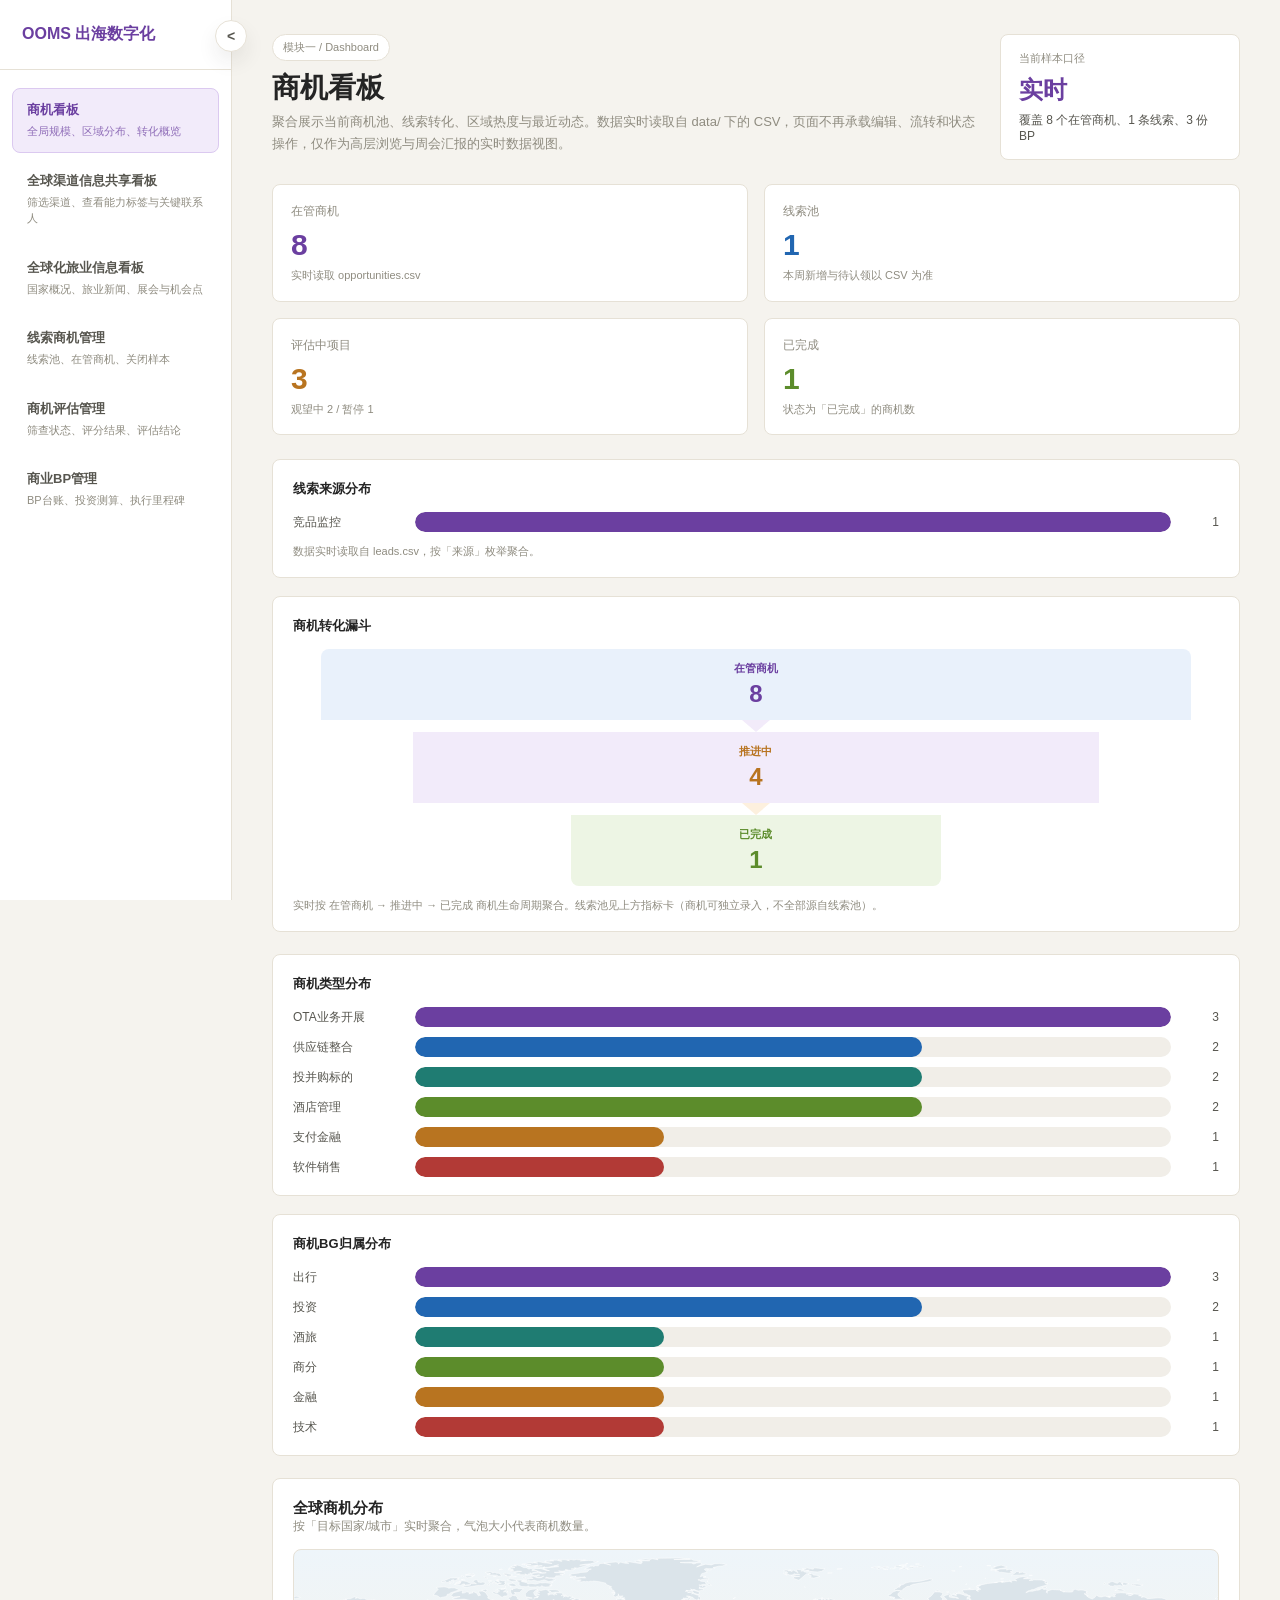
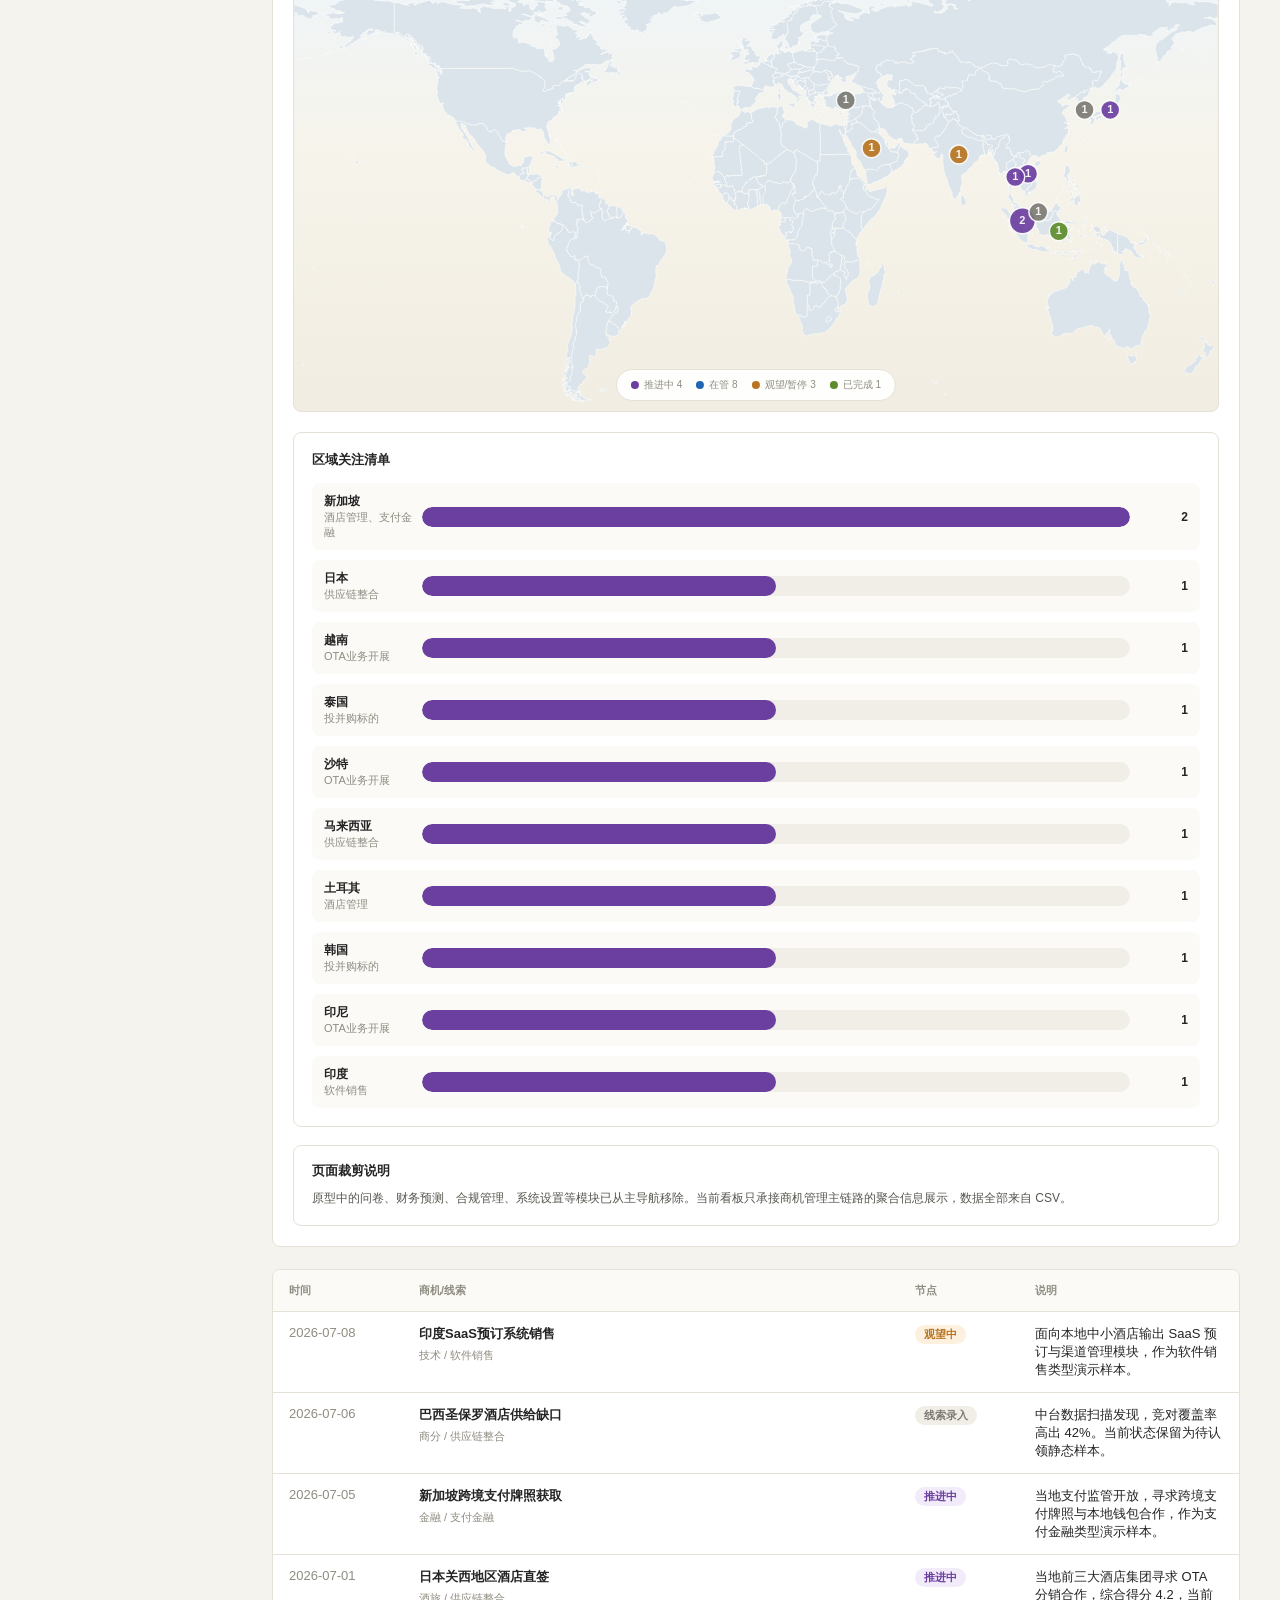
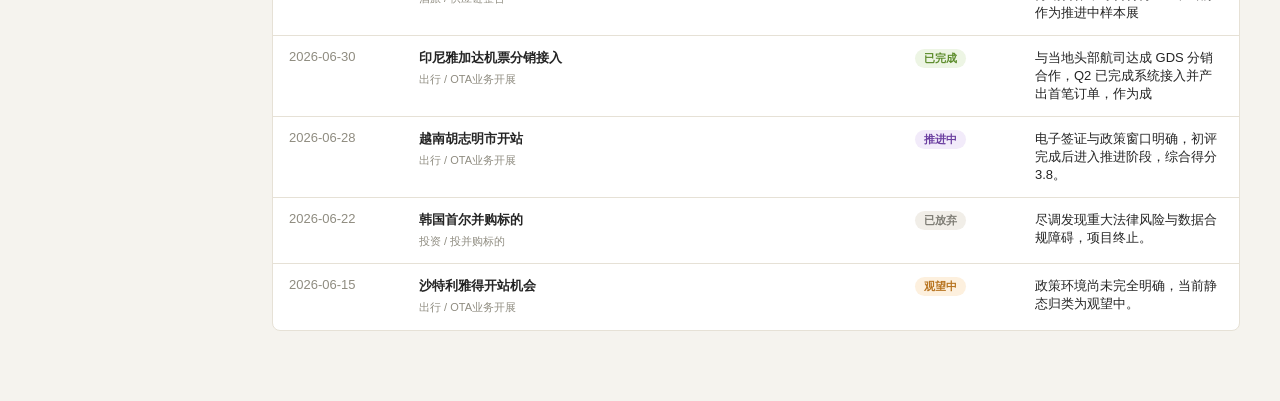
<file: index.html>
<!DOCTYPE html>
<html lang="zh-CN">
<head>
  <meta charset="UTF-8">
  <meta name="viewport" content="width=device-width, initial-scale=1.0">
  <title>OOMS | 商机看板</title>
  <link rel="stylesheet" href="assets/styles.css?v=20260723l">
</head>
<body>
  <div class="app-shell" data-shell="main">
    <aside class="sidebar">
      <div class="brand">
        <div class="brand-name">OOMS 出海数字化</div>
      </div>
      <nav class="nav-group">
        <a class="nav-item" data-route="dashboard" href="?page=dashboard">
          <span class="nav-title">商机看板</span>
          <span class="nav-desc">全局规模、区域分布、转化概览</span>
        </a>
        <a class="nav-item" data-route="channels" href="?page=channels">
          <span class="nav-title">全球渠道信息共享看板</span>
          <span class="nav-desc">筛选渠道、查看能力标签与关键联系人</span>
        </a>
        <a class="nav-item" data-route="travel" href="?page=travel">
          <span class="nav-title">全球化旅业信息看板</span>
          <span class="nav-desc">国家概况、旅业新闻、展会与机会点</span>
        </a>
        <a class="nav-item" data-route="leads" href="?page=leads">
          <span class="nav-title">线索商机管理</span>
          <span class="nav-desc">线索池、在管商机、关闭样本</span>
        </a>
        <a class="nav-item" data-route="eval" href="?page=eval">
          <span class="nav-title">商机评估管理</span>
          <span class="nav-desc">筛查状态、评分结果、评估结论</span>
        </a>
        <a class="nav-item" data-route="bp" href="?page=bp">
          <span class="nav-title">商业BP管理</span>
          <span class="nav-desc">BP台账、投资测算、执行里程碑</span>
        </a>
      </nav>
    </aside>

    <main class="content shell-main">
      <section class="frame-shell">
        <iframe
          title="OOMS 工作区"
          class="content-frame"
          data-content-frame
          loading="eager"
          src="about:blank">
        </iframe>
      </section>
    </main>
  </div>
  <script src="assets/sidebar.js?v=20260723l" defer></script>
</body>
</html>
</file>
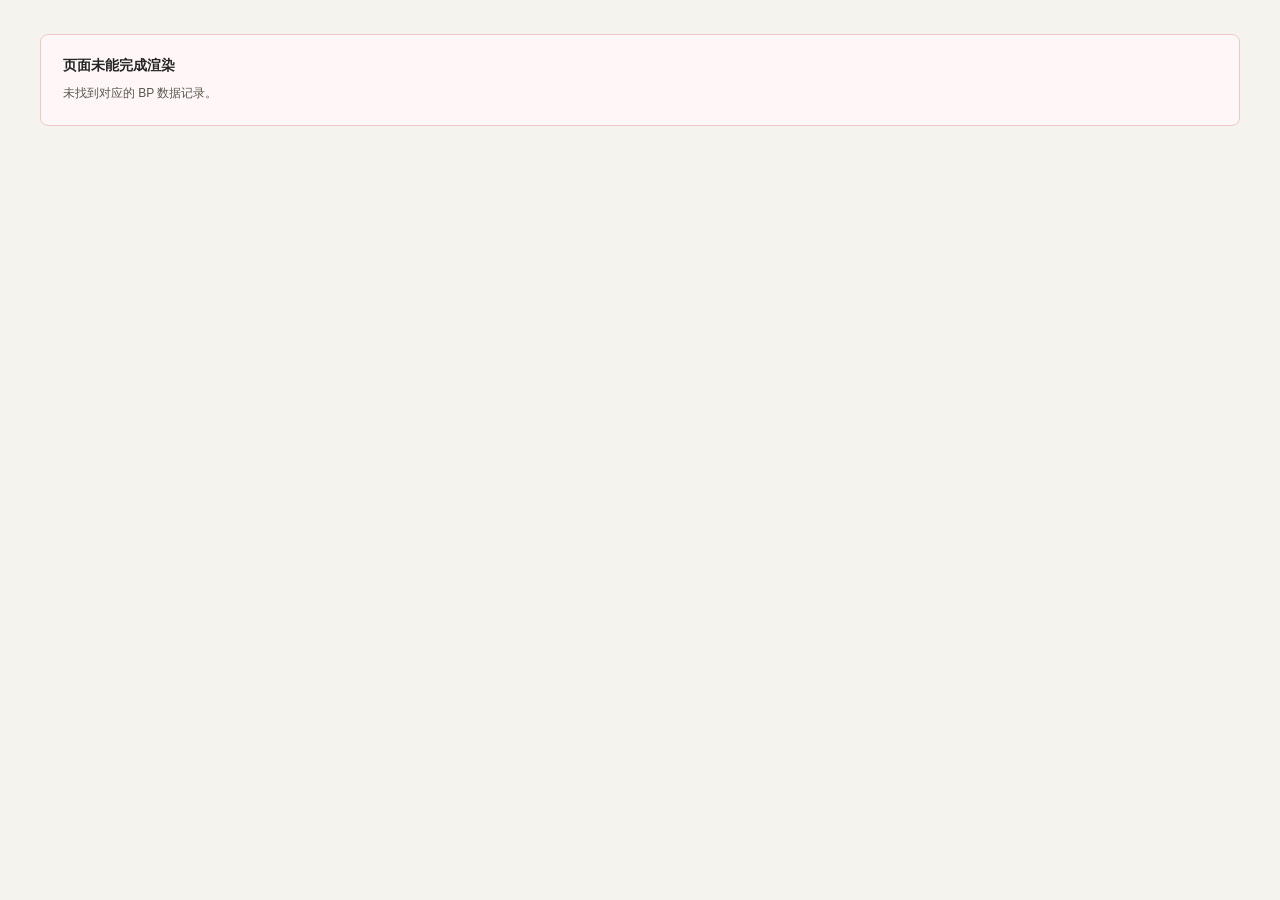
<file: bp-details/index.html>
<!DOCTYPE html>
<html lang="zh-CN">
<head>
  <meta charset="UTF-8">
  <meta name="viewport" content="width=device-width, initial-scale=1.0">
  <title>OOMS | BP详情</title>
  <link rel="stylesheet" href="../assets/styles.css">
</head>
<body class="content-page">
  <main class="content" data-bp-page="detail">
    <div class="page-state">
      <div class="page-state-title">页面准备中</div>
      <div class="page-state-copy">正在读取 BP 详情数据...</div>
    </div>
  </main>

  <script src="../assets/bp-pages.js" defer></script>
  <script src="../assets/content-frame.js" defer></script>
</body>
</html>
</file>
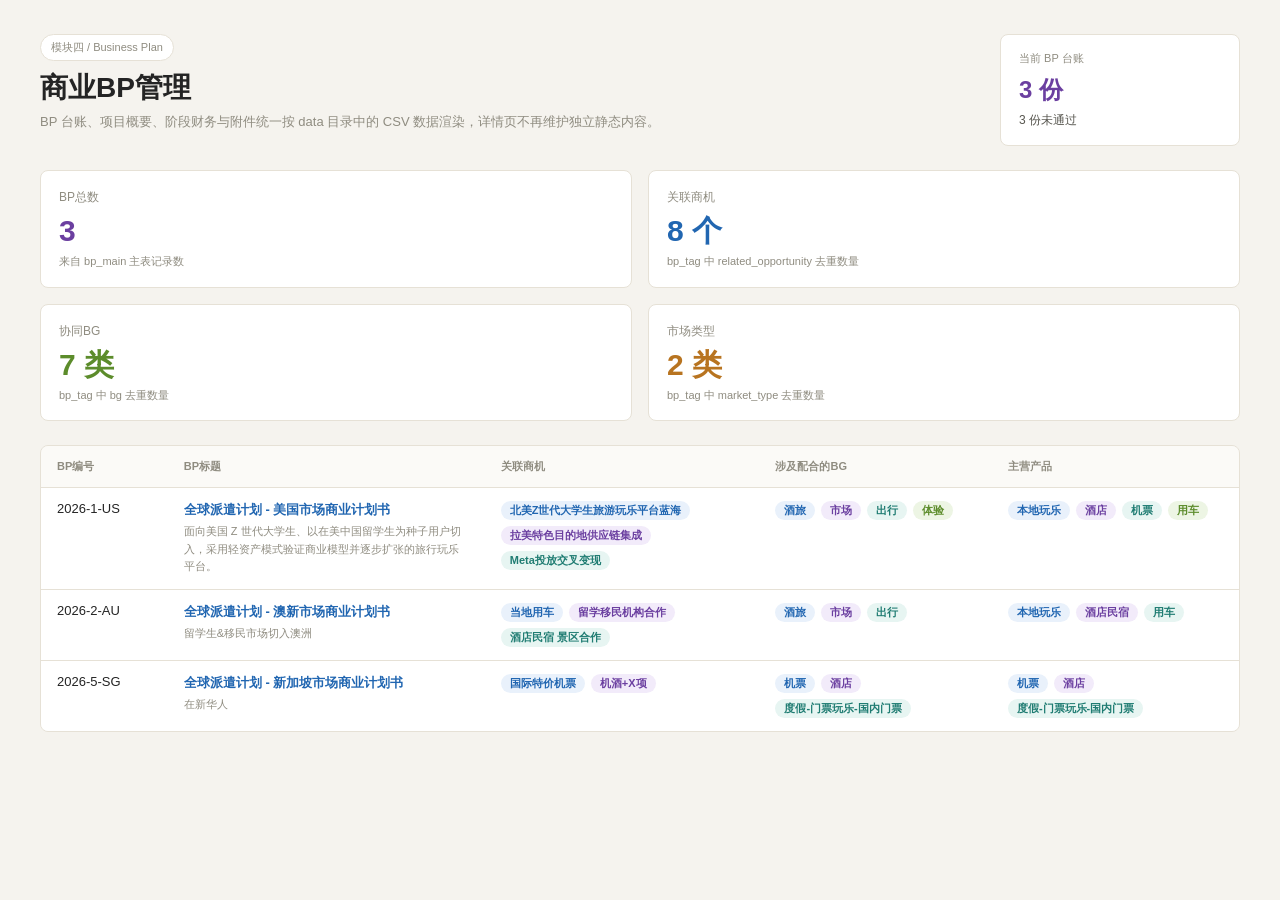
<file: bp.html>
<!DOCTYPE html>
<html lang="zh-CN">
<head>
  <meta charset="UTF-8">
  <meta name="viewport" content="width=device-width, initial-scale=1.0">
  <title>OOMS | 商业BP管理</title>
  <link rel="stylesheet" href="assets/styles.css">
</head>
<body class="content-page">
  <main class="content" data-bp-page="list">
    <div class="page-state">
      <div class="page-state-title">页面准备中</div>
      <div class="page-state-copy">正在读取 BP 台账数据...</div>
    </div>
  </main>

  <script src="assets/bp-pages.js" defer></script>
  <script src="assets/content-frame.js" defer></script>
</body>
</html>
</file>
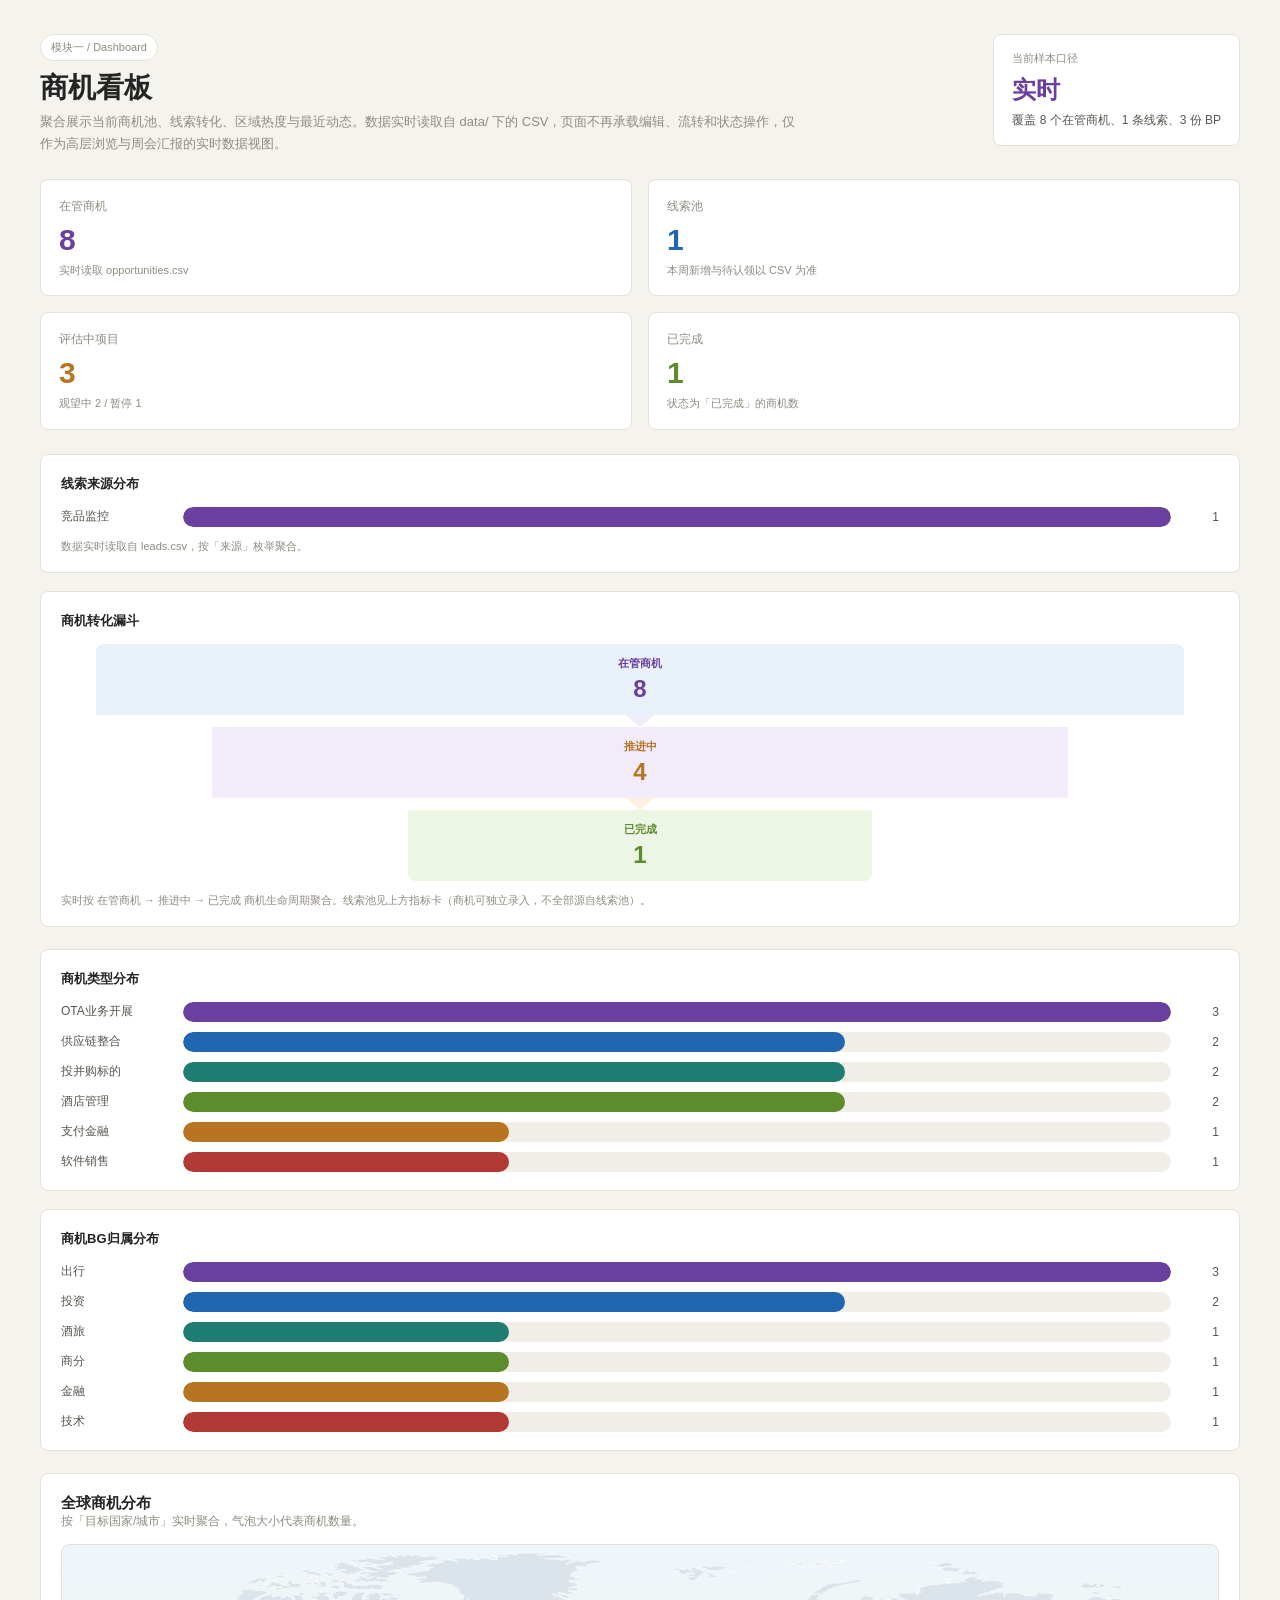
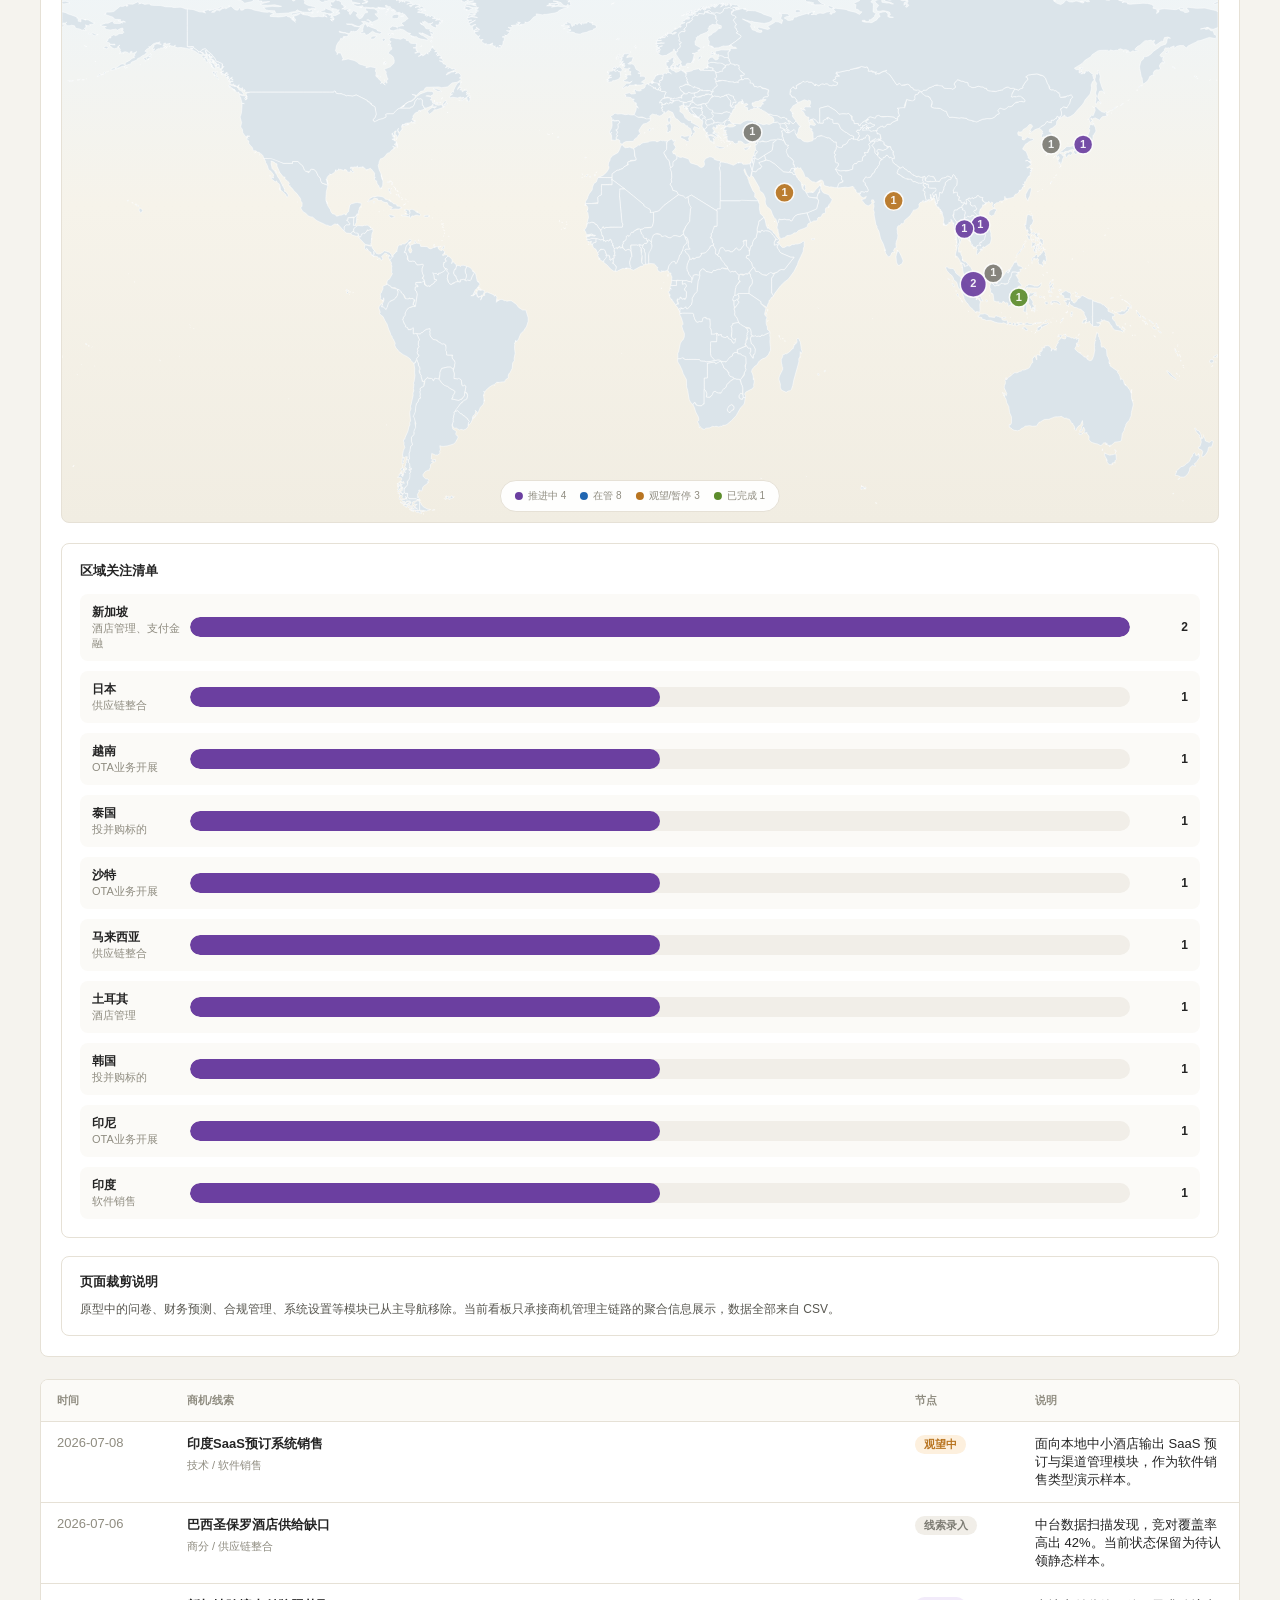
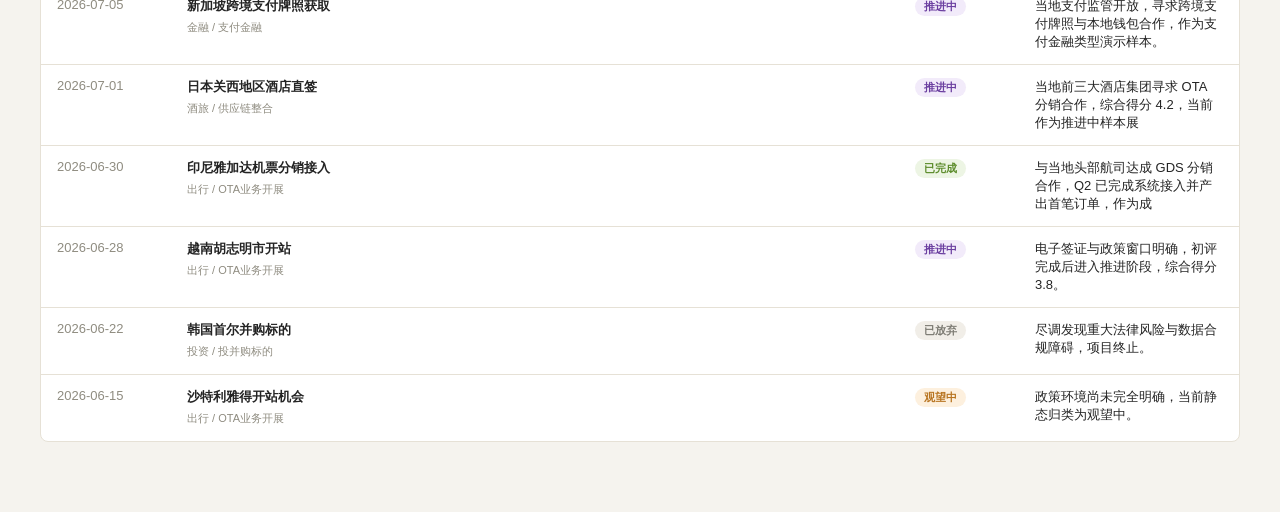
<file: dashboard.html>
<!DOCTYPE html>
<html lang="zh-CN">
<head>
  <meta charset="UTF-8">
  <meta name="viewport" content="width=device-width, initial-scale=1.0">
  <title>OOMS | 商机看板</title>
  <link rel="stylesheet" href="assets/styles.css">
  <script src="assets/vendor/echarts.min.js" defer></script>
  <script src="assets/vendor/echarts-world.js" defer></script>
</head>
<body class="content-page">
  <main class="content">
    <div class="page-head">
      <div>
        <div class="page-kicker">模块一 / Dashboard</div>
        <h1 class="page-title">商机看板</h1>
        <p class="page-sub">聚合展示当前商机池、线索转化、区域热度与最近动态。数据实时读取自 data/ 下的 CSV，页面不再承载编辑、流转和状态操作，仅作为高层浏览与周会汇报的实时数据视图。</p>
      </div>
      <div class="head-aside">
        <div class="summary-card">
          <div class="summary-label">当前样本口径</div>
          <div class="summary-value mono">实时</div>
          <div class="summary-meta" id="summary-meta">加载中…</div>
        </div>
      </div>
    </div>

    <div id="board-error" style="display:none;margin:0 0 16px;padding:12px 16px;border-radius:10px;background:rgba(229,72,77,.12);color:#e5484d;font-size:13px;"></div>

    <section class="metrics">
      <div class="metric-card">
        <div class="metric-label">在管商机</div>
        <div class="metric-value" style="color:var(--purple);"><span id="m-open">–</span></div>
        <div class="metric-sub" id="sub-open">实时读取 opportunities.csv</div>
      </div>
      <div class="metric-card">
        <div class="metric-label">线索池</div>
        <div class="metric-value" style="color:var(--blue);"><span id="m-leads">–</span></div>
        <div class="metric-sub">本周新增与待认领以 CSV 为准</div>
      </div>
      <div class="metric-card">
        <div class="metric-label">评估中项目</div>
        <div class="metric-value" style="color:var(--orange);"><span id="m-eval">–</span></div>
        <div class="metric-sub" id="sub-eval"></div>
      </div>
      <div class="metric-card">
        <div class="metric-label">已完成</div>
        <div class="metric-value" style="color:var(--green);"><span id="m-done">–</span></div>
        <div class="metric-sub">状态为「已完成」的商机数</div>
      </div>
    </section>

    <section class="charts section">
      <div class="chart-box">
        <div class="chart-title">线索来源分布</div>
        <div class="bar-list" id="src-lead-source"></div>
        <div class="chart-note">数据实时读取自 leads.csv，按「来源」枚举聚合。</div>
      </div>

      <div class="chart-box">
        <div class="chart-title">商机转化漏斗</div>
        <div class="funnel" id="funnel"></div>
        <div class="chart-note">实时按 在管商机 → 推进中 → 已完成 商机生命周期聚合。线索池见上方指标卡（商机可独立录入，不全部源自线索池）。</div>
      </div>
    </section>

    <section class="charts section">
      <div class="chart-box">
        <div class="chart-title">商机类型分布</div>
        <div class="bar-list" id="src-opp-type"></div>
      </div>

      <div class="chart-box">
        <div class="chart-title">商机BG归属分布</div>
        <div class="bar-list" id="src-opp-bg"></div>
      </div>
    </section>

    <section class="world-card section">
      <div class="section-head">
        <div>
          <div class="section-title">全球商机分布</div>
          <div class="section-sub">按「目标国家/城市」实时聚合，气泡大小代表商机数量。</div>
        </div>
      </div>

      <div class="world-grid">
        <div class="map-panel">
          <div id="map-chart" class="map-chart"></div>

          <div class="map-legend">
            <span class="legend-item"><span class="legend-dot" style="background:var(--purple);"></span><span id="lg-prog">推进中</span></span>
            <span class="legend-item"><span class="legend-dot" style="background:var(--blue);"></span><span id="lg-open">在管</span></span>
            <span class="legend-item"><span class="legend-dot" style="background:var(--orange);"></span><span id="lg-watch">观望/暂停</span></span>
            <span class="legend-item"><span class="legend-dot" style="background:var(--green);"></span><span id="lg-done">已完成</span></span>
          </div>
        </div>

        <div class="stack">
          <div class="info-panel">
            <div class="panel-title">区域关注清单</div>
            <div class="map-list" id="region-list"></div>
          </div>

          <div class="note-card">
            <div class="note-title">页面裁剪说明</div>
            <div class="note-copy">原型中的问卷、财务预测、合规管理、系统设置等模块已从主导航移除。当前看板只承接商机管理主链路的聚合信息展示，数据全部来自 CSV。</div>
          </div>
        </div>
      </div>
    </section>

    <section class="table-card section">
      <table>
        <thead>
          <tr>
            <th style="width:130px;">时间</th>
            <th>商机/线索</th>
            <th style="width:120px;">节点</th>
            <th style="width:220px;">说明</th>
          </tr>
        </thead>
        <tbody id="recent-tbody">
        </tbody>
      </table>
    </section>
  </main>
  <script src="assets/board-pages.js" defer></script>
  <script src="assets/content-frame.js" defer></script>
</body>
</html>
</file>
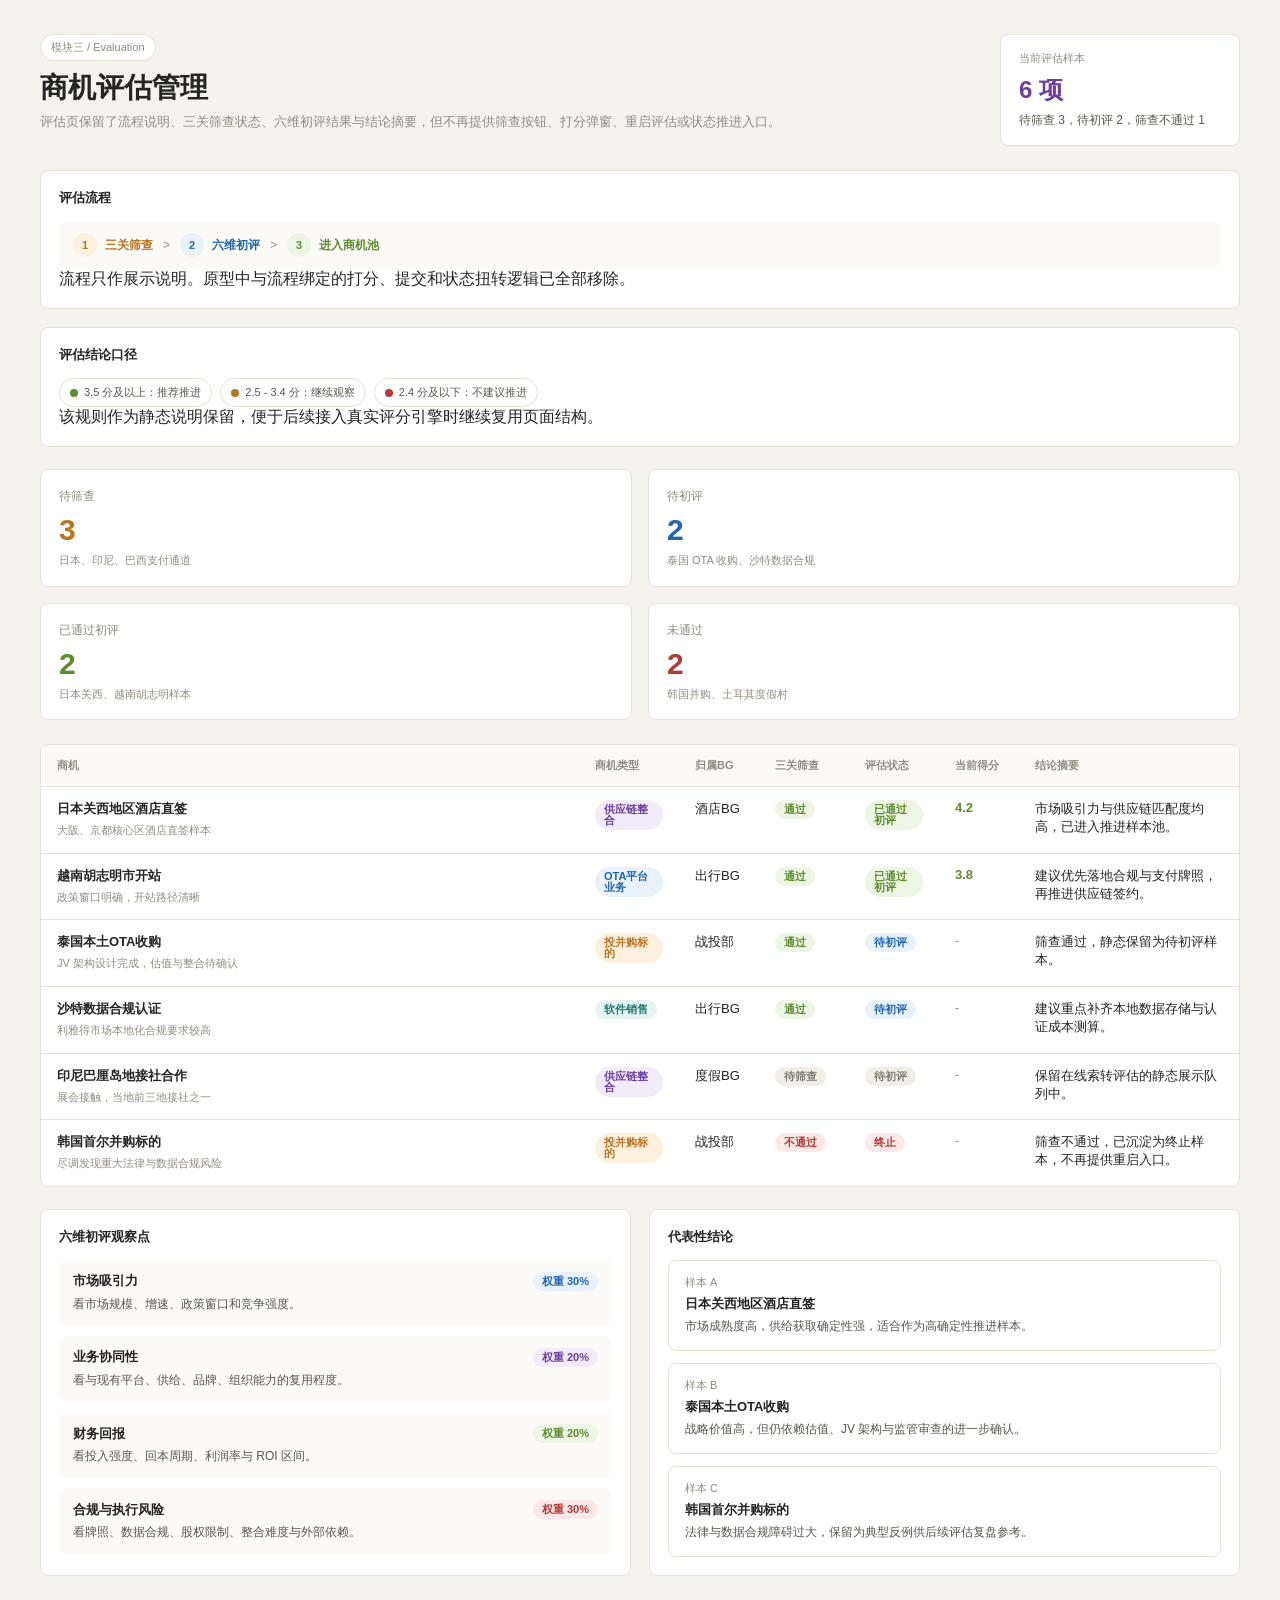
<file: eval.html>
<!DOCTYPE html>
<html lang="zh-CN">
<head>
  <meta charset="UTF-8">
  <meta name="viewport" content="width=device-width, initial-scale=1.0">
  <title>OOMS | 商机评估管理</title>
  <link rel="stylesheet" href="assets/styles.css">
</head>
<body class="content-page">
  <main class="content">
      <div class="page-head">
        <div>
          <div class="page-kicker">模块三 / Evaluation</div>
          <h1 class="page-title">商机评估管理</h1>
          <p class="page-sub">评估页保留了流程说明、三关筛查状态、六维初评结果与结论摘要，但不再提供筛查按钮、打分弹窗、重启评估或状态推进入口。</p>
        </div>
        <div class="head-aside">
          <div class="summary-card">
            <div class="summary-label">当前评估样本</div>
            <div class="summary-value mono">6 项</div>
            <div class="summary-meta">待筛查 3，待初评 2，筛查不通过 1</div>
          </div>
        </div>
      </div>

      <section class="flow-grid section">
        <div class="flow-card">
          <div class="panel-title">评估流程</div>
          <div class="flow-strip">
            <span class="flow-step"><span class="flow-badge" style="background:var(--orange-light);color:var(--orange);">1</span><span class="flow-name" style="color:var(--orange);">三关筛查</span></span>
            <span class="flow-arrow">&gt;</span>
            <span class="flow-step"><span class="flow-badge" style="background:var(--blue-light);color:var(--blue);">2</span><span class="flow-name" style="color:var(--blue);">六维初评</span></span>
            <span class="flow-arrow">&gt;</span>
            <span class="flow-step"><span class="flow-badge" style="background:var(--green-light);color:var(--green);">3</span><span class="flow-name" style="color:var(--green);">进入商机池</span></span>
          </div>
          <div class="foot-note">流程只作展示说明。原型中与流程绑定的打分、提交和状态扭转逻辑已全部移除。</div>
        </div>

        <div class="flow-card">
          <div class="panel-title">评估结论口径</div>
          <div class="legend-row">
            <span class="pill"><span class="dot dot-green"></span> 3.5 分及以上：推荐推进</span>
            <span class="pill"><span class="dot dot-orange"></span> 2.5 - 3.4 分：继续观察</span>
            <span class="pill"><span class="dot dot-red"></span> 2.4 分及以下：不建议推进</span>
          </div>
          <div class="foot-note">该规则作为静态说明保留，便于后续接入真实评分引擎时继续复用页面结构。</div>
        </div>
      </section>

      <section class="metrics">
        <div class="metric-card">
          <div class="metric-label">待筛查</div>
          <div class="metric-value" style="color:var(--orange);">3</div>
          <div class="metric-sub">日本、印尼、巴西支付通道</div>
        </div>
        <div class="metric-card">
          <div class="metric-label">待初评</div>
          <div class="metric-value" style="color:var(--blue);">2</div>
          <div class="metric-sub">泰国 OTA 收购、沙特数据合规</div>
        </div>
        <div class="metric-card">
          <div class="metric-label">已通过初评</div>
          <div class="metric-value" style="color:var(--green);">2</div>
          <div class="metric-sub">日本关西、越南胡志明样本</div>
        </div>
        <div class="metric-card">
          <div class="metric-label">未通过</div>
          <div class="metric-value" style="color:var(--red);">2</div>
          <div class="metric-sub">韩国并购、土耳其度假村</div>
        </div>
      </section>

      <section class="table-card section">
        <table>
          <thead>
            <tr>
              <th>商机</th>
              <th style="width:100px;">商机类型</th>
              <th style="width:80px;">归属BG</th>
              <th style="width:90px;">三关筛查</th>
              <th style="width:90px;">评估状态</th>
              <th style="width:80px;">当前得分</th>
              <th style="width:220px;">结论摘要</th>
            </tr>
          </thead>
          <tbody>
            <tr>
              <td><div class="cell-title">日本关西地区酒店直签</div><div class="cell-sub">大阪、京都核心区酒店直签样本</div></td>
              <td><span class="tag tag-purple">供应链整合</span></td>
              <td>酒店BG</td>
              <td><span class="tag tag-green">通过</span></td>
              <td><span class="tag tag-green">已通过初评</span></td>
              <td class="score good">4.2</td>
              <td>市场吸引力与供应链匹配度均高，已进入推进样本池。</td>
            </tr>
            <tr>
              <td><div class="cell-title">越南胡志明市开站</div><div class="cell-sub">政策窗口明确，开站路径清晰</div></td>
              <td><span class="tag tag-blue">OTA平台业务</span></td>
              <td>出行BG</td>
              <td><span class="tag tag-green">通过</span></td>
              <td><span class="tag tag-green">已通过初评</span></td>
              <td class="score good">3.8</td>
              <td>建议优先落地合规与支付牌照，再推进供应链签约。</td>
            </tr>
            <tr>
              <td><div class="cell-title">泰国本土OTA收购</div><div class="cell-sub">JV 架构设计完成，估值与整合待确认</div></td>
              <td><span class="tag tag-orange">投并购标的</span></td>
              <td>战投部</td>
              <td><span class="tag tag-green">通过</span></td>
              <td><span class="tag tag-blue">待初评</span></td>
              <td style="color:var(--text-muted);">-</td>
              <td>筛查通过，静态保留为待初评样本。</td>
            </tr>
            <tr>
              <td><div class="cell-title">沙特数据合规认证</div><div class="cell-sub">利雅得市场本地化合规要求较高</div></td>
              <td><span class="tag tag-teal">软件销售</span></td>
              <td>出行BG</td>
              <td><span class="tag tag-green">通过</span></td>
              <td><span class="tag tag-blue">待初评</span></td>
              <td style="color:var(--text-muted);">-</td>
              <td>建议重点补齐本地数据存储与认证成本测算。</td>
            </tr>
            <tr>
              <td><div class="cell-title">印尼巴厘岛地接社合作</div><div class="cell-sub">展会接触，当地前三地接社之一</div></td>
              <td><span class="tag tag-purple">供应链整合</span></td>
              <td>度假BG</td>
              <td><span class="tag tag-gray">待筛查</span></td>
              <td><span class="tag tag-gray">待初评</span></td>
              <td style="color:var(--text-muted);">-</td>
              <td>保留在线索转评估的静态展示队列中。</td>
            </tr>
            <tr>
              <td><div class="cell-title">韩国首尔并购标的</div><div class="cell-sub">尽调发现重大法律与数据合规风险</div></td>
              <td><span class="tag tag-orange">投并购标的</span></td>
              <td>战投部</td>
              <td><span class="tag tag-red">不通过</span></td>
              <td><span class="tag tag-red">终止</span></td>
              <td style="color:var(--text-muted);">-</td>
              <td>筛查不通过，已沉淀为终止样本，不再提供重启入口。</td>
            </tr>
          </tbody>
        </table>
      </section>

      <section class="grid-2 section">
        <div class="info-panel">
          <div class="panel-title">六维初评观察点</div>
          <div class="list-block">
            <div class="list-item"><div class="list-item-head"><span class="list-item-title">市场吸引力</span><span class="tag tag-blue">权重 30%</span></div><div class="list-item-copy">看市场规模、增速、政策窗口和竞争强度。</div></div>
            <div class="list-item"><div class="list-item-head"><span class="list-item-title">业务协同性</span><span class="tag tag-purple">权重 20%</span></div><div class="list-item-copy">看与现有平台、供给、品牌、组织能力的复用程度。</div></div>
            <div class="list-item"><div class="list-item-head"><span class="list-item-title">财务回报</span><span class="tag tag-green">权重 20%</span></div><div class="list-item-copy">看投入强度、回本周期、利润率与 ROI 区间。</div></div>
            <div class="list-item"><div class="list-item-head"><span class="list-item-title">合规与执行风险</span><span class="tag tag-red">权重 30%</span></div><div class="list-item-copy">看牌照、数据合规、股权限制、整合难度与外部依赖。</div></div>
          </div>
        </div>

        <div class="info-panel">
          <div class="panel-title">代表性结论</div>
          <div class="timeline">
            <div class="timeline-item">
              <div class="timeline-date mono">样本 A</div>
              <div class="timeline-title">日本关西地区酒店直签</div>
              <div class="timeline-copy">市场成熟度高，供给获取确定性强，适合作为高确定性推进样本。</div>
            </div>
            <div class="timeline-item">
              <div class="timeline-date mono">样本 B</div>
              <div class="timeline-title">泰国本土OTA收购</div>
              <div class="timeline-copy">战略价值高，但仍依赖估值、JV 架构与监管审查的进一步确认。</div>
            </div>
            <div class="timeline-item">
              <div class="timeline-date mono">样本 C</div>
              <div class="timeline-title">韩国首尔并购标的</div>
              <div class="timeline-copy">法律与数据合规障碍过大，保留为典型反例供后续评估复盘参考。</div>
            </div>
          </div>
        </div>
      </section>
  </main>
  <script src="assets/content-frame.js" defer></script>
</body>
</html>
</file>
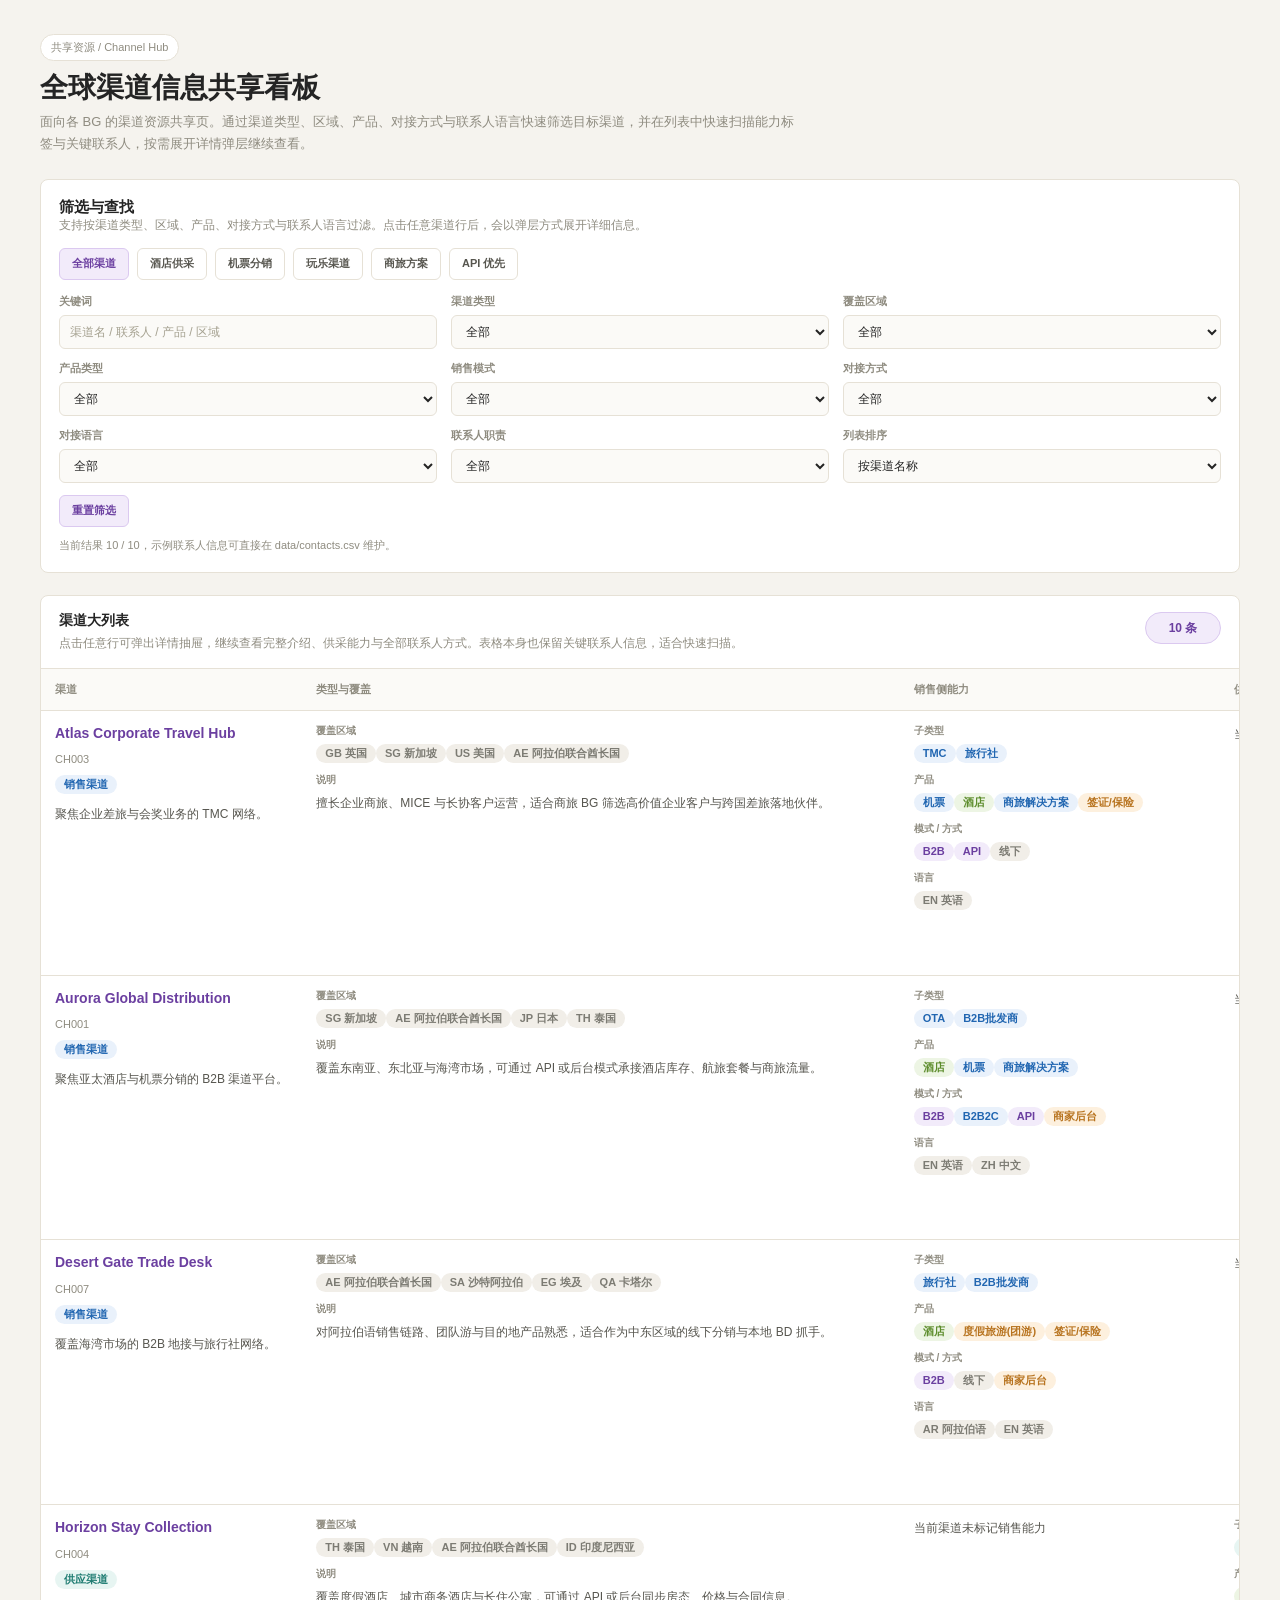
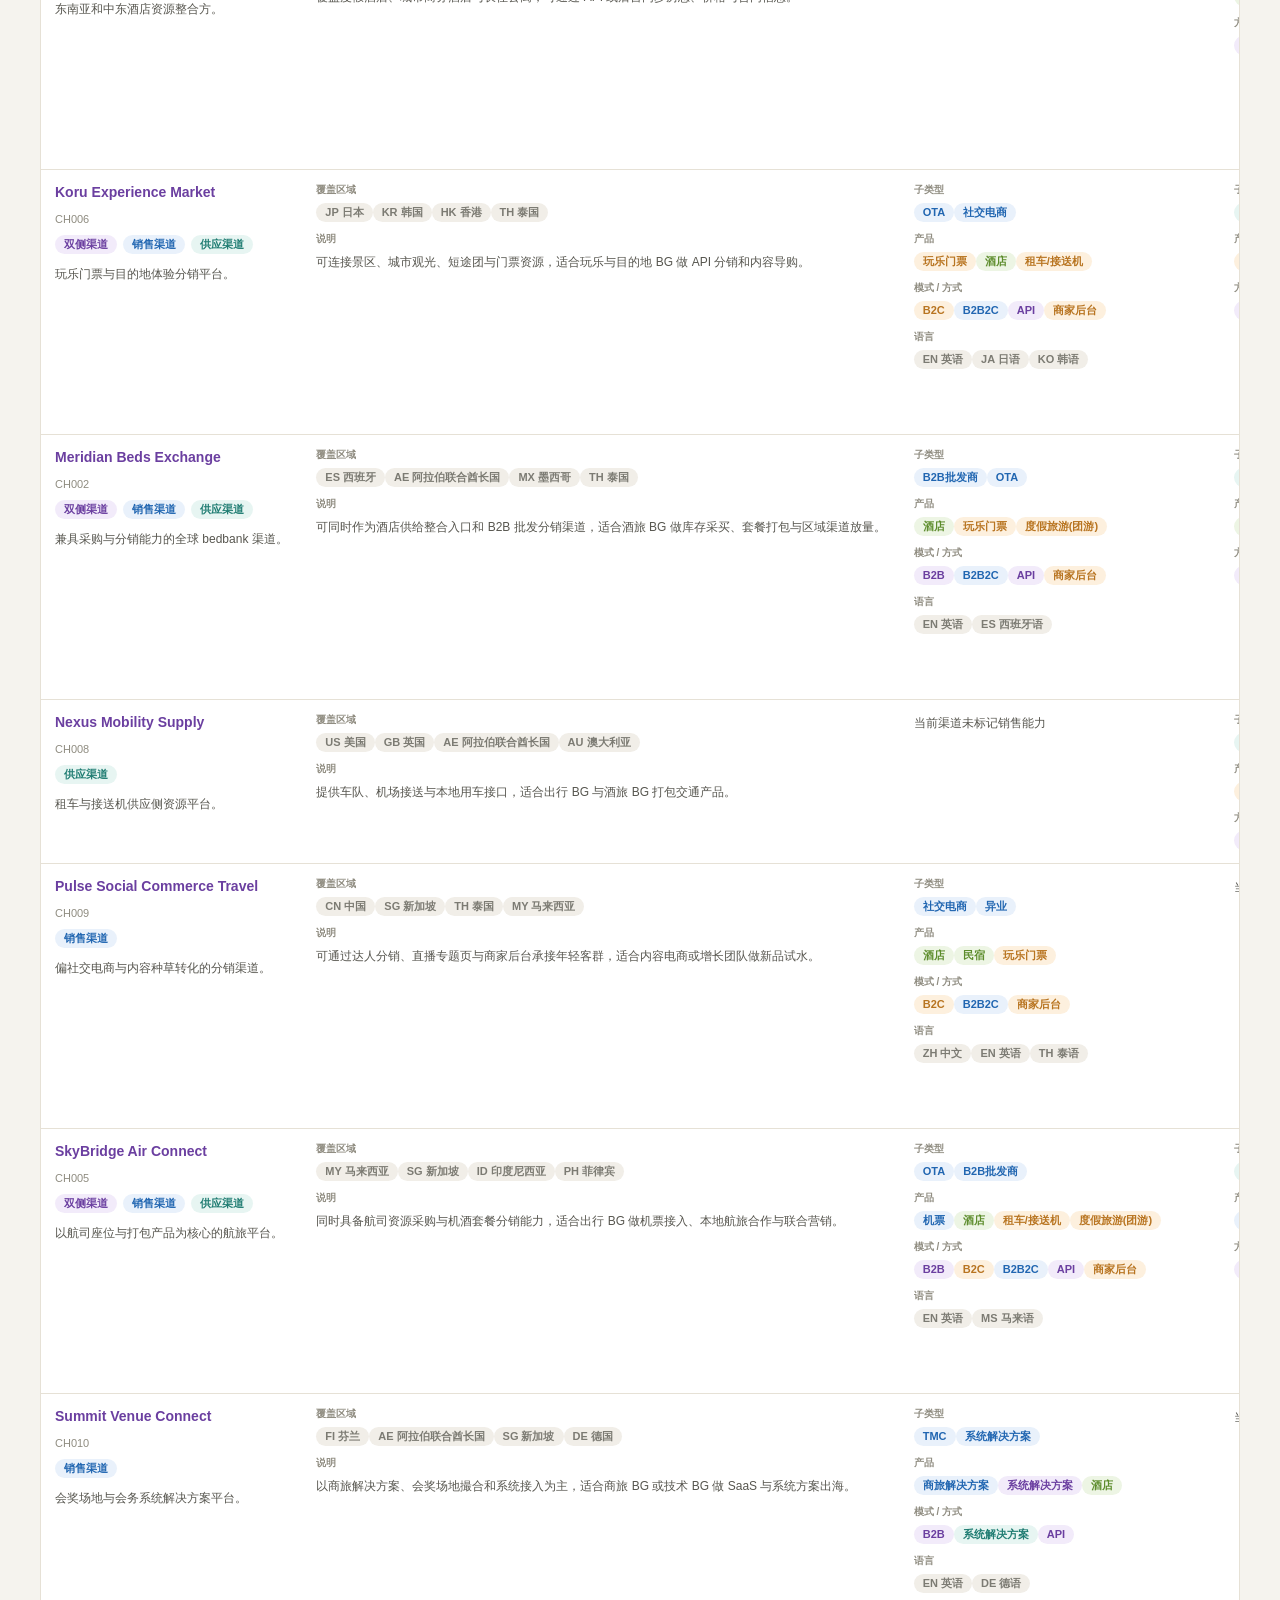
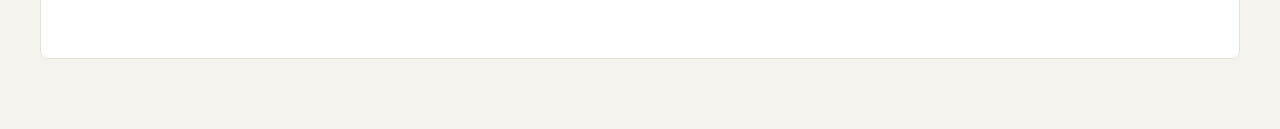
<file: global-channel-hub.html>
<!DOCTYPE html>
<html lang="zh-CN">
<head>
  <meta charset="UTF-8">
  <meta name="viewport" content="width=device-width, initial-scale=1.0">
  <title>OOMS | 全球渠道信息共享看板</title>
  <link rel="stylesheet" href="assets/styles.css?v=20260724a">
</head>
<body class="content-page">
  <main class="content" data-channel-hub-page="board">
    <div class="page-state">
      <div class="page-state-title">页面准备中</div>
      <div class="page-state-copy">正在读取全球渠道信息与联系人数据...</div>
    </div>
  </main>

  <script src="assets/global-channel-hub.js?v=20260724a" defer></script>
  <script src="assets/content-frame.js?v=20260724a" defer></script>
</body>
</html>
</file>
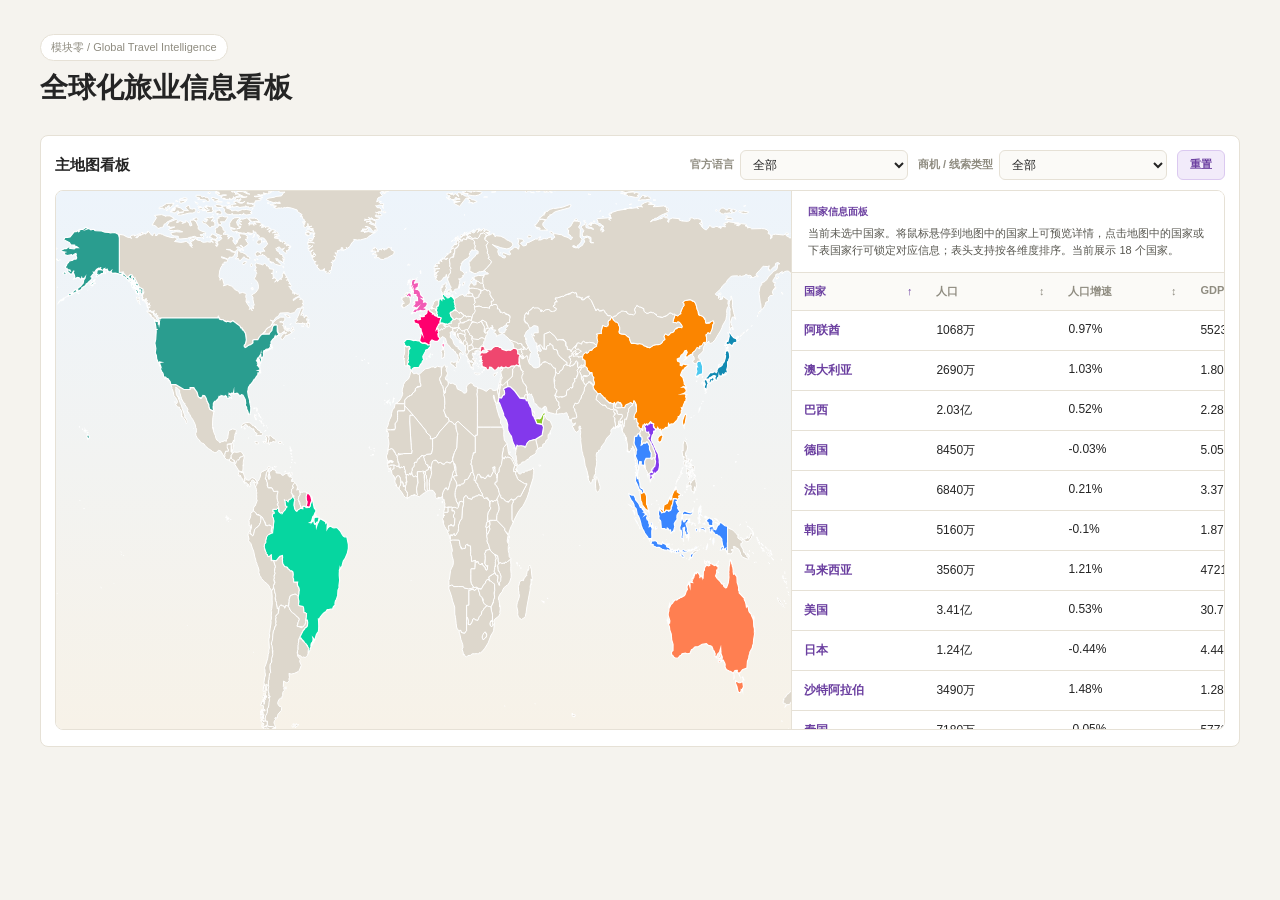
<file: global-travel-intel.html>
<!DOCTYPE html>
<html lang="zh-CN">
<head>
  <meta charset="UTF-8">
  <meta name="viewport" content="width=device-width, initial-scale=1.0">
  <title>OOMS | 全球化旅业信息看板</title>
  <link rel="stylesheet" href="assets/styles.css?v=20260723l">
</head>
<body class="content-page">
  <main class="content" data-travel-intel-page="board">
    <div class="page-state">
      <div class="page-state-title">页面准备中</div>
      <div class="page-state-copy">正在读取全球化旅业信息数据...</div>
    </div>
  </main>

  <script src="assets/vendor/echarts.min.js?v=20260723l" defer></script>
  <script src="assets/vendor/echarts-world.js?v=20260723l" defer></script>
  <script src="assets/global-travel-intel.js?v=20260723l" defer></script>
  <script src="assets/content-frame.js?v=20260723l" defer></script>
</body>
</html>
</file>
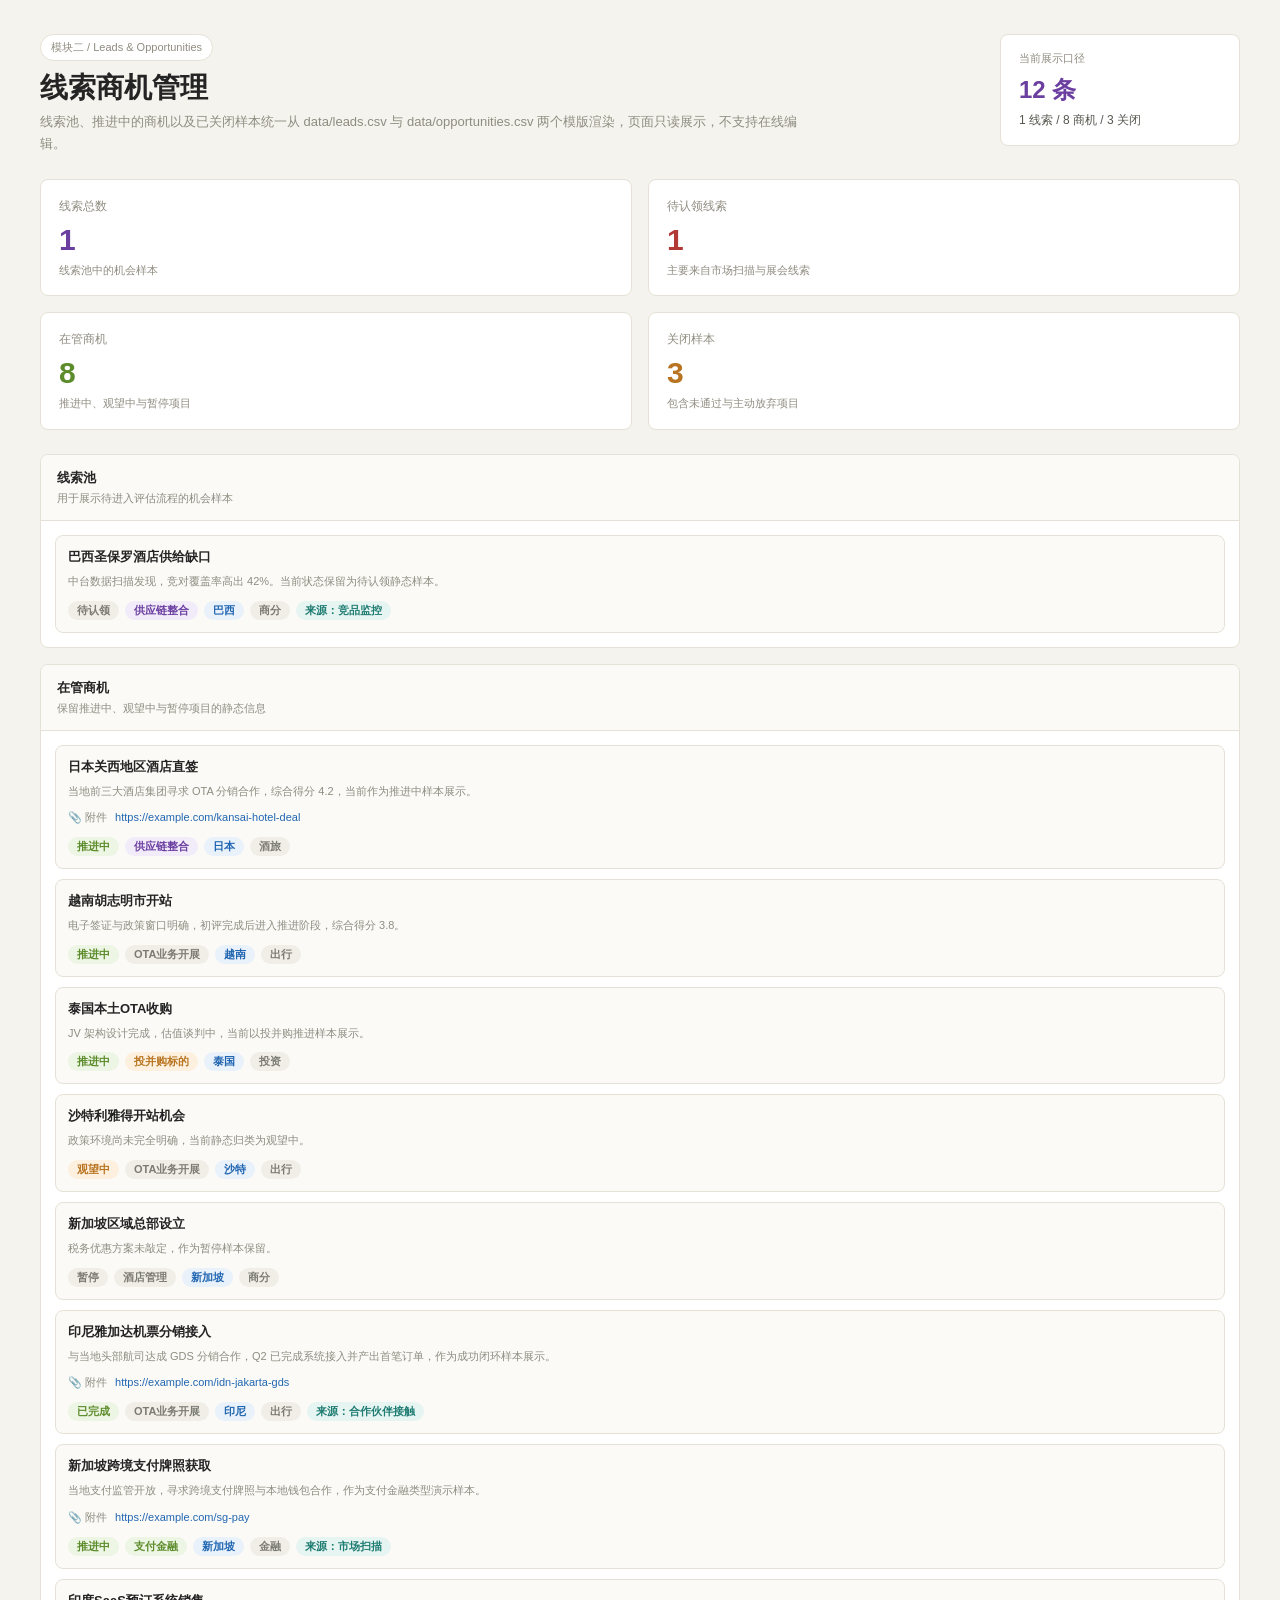
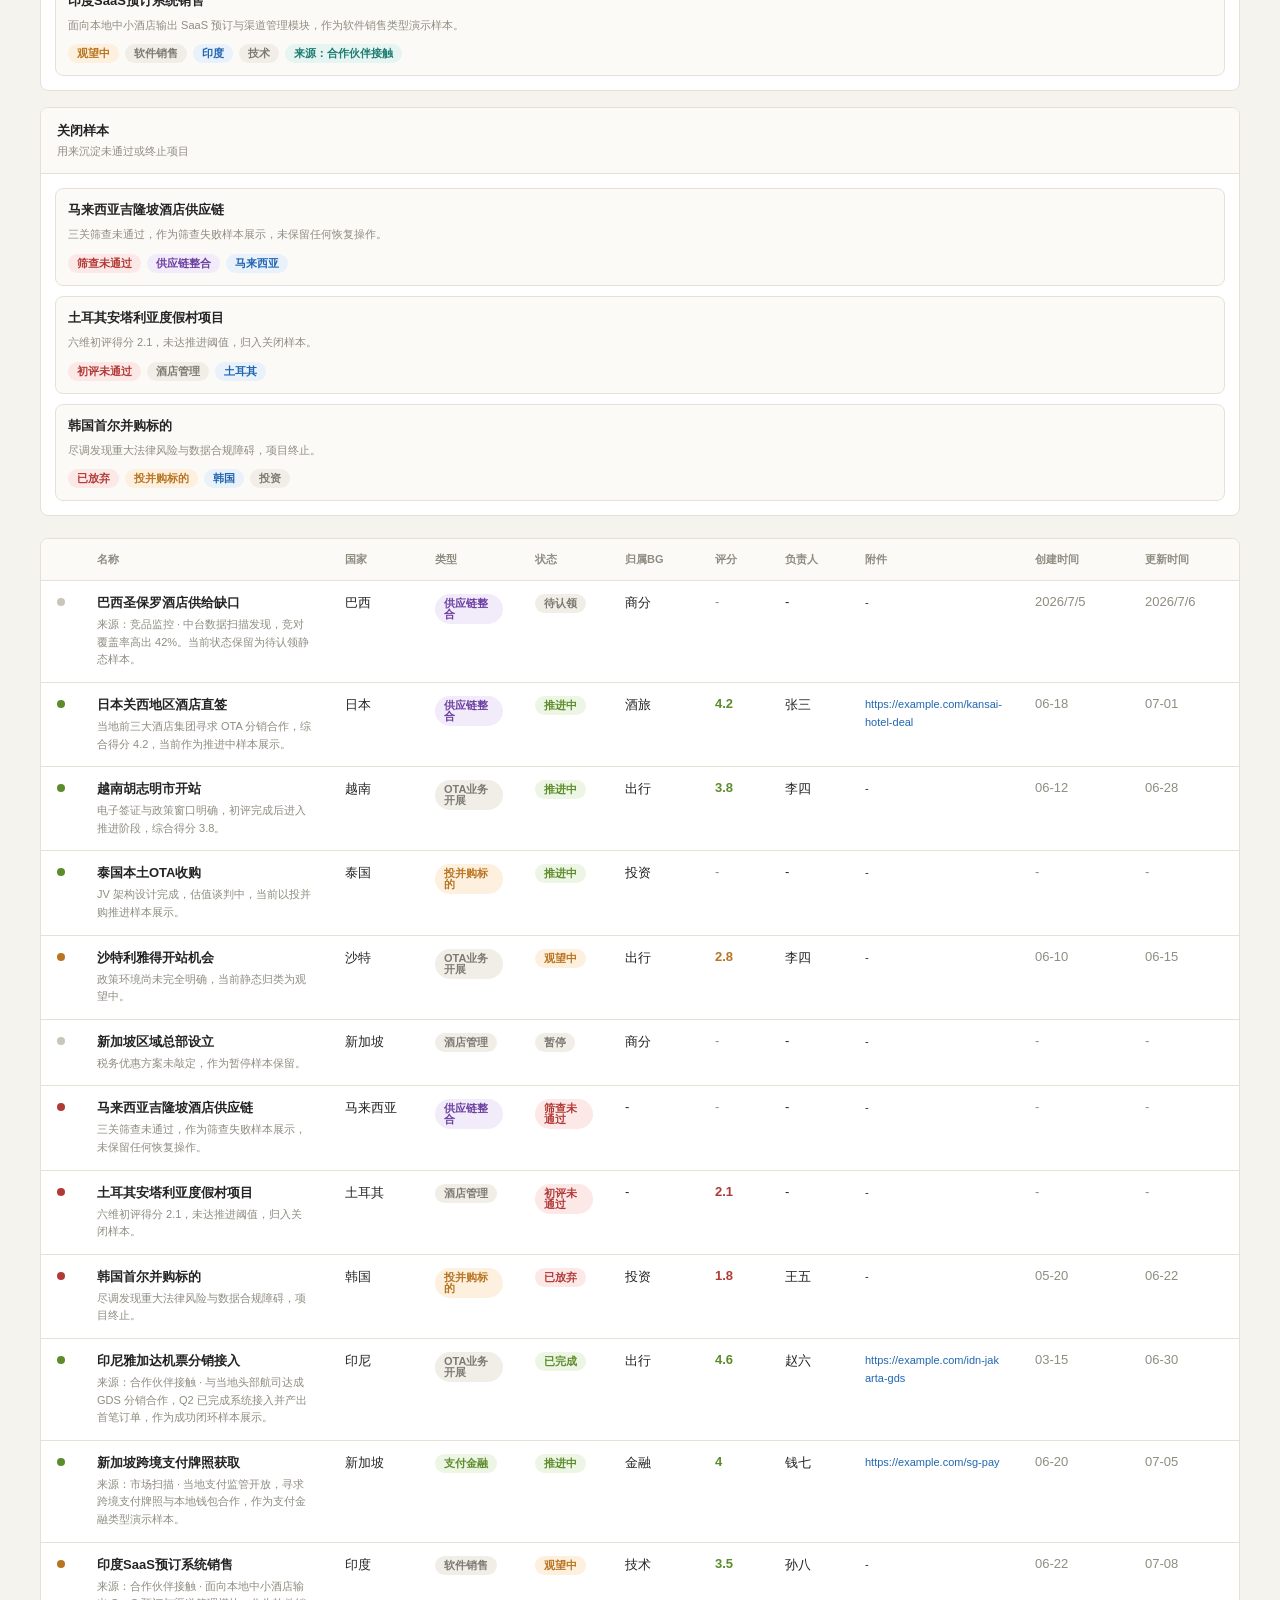
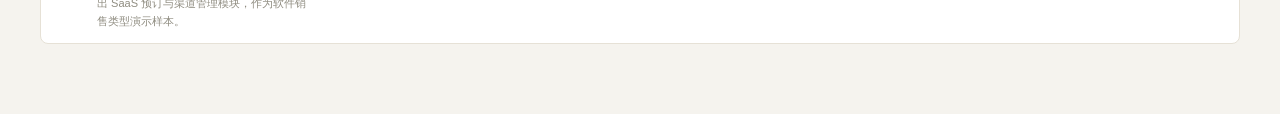
<file: leads.html>
<!DOCTYPE html>
<html lang="zh-CN">
<head>
  <meta charset="UTF-8">
  <meta name="viewport" content="width=device-width, initial-scale=1.0">
  <title>OOMS | 线索商机管理</title>
  <link rel="stylesheet" href="assets/styles.css">
</head>
<body class="content-page">
  <main class="content" data-leads-page="list">
    <div class="page-state">
      <div class="page-state-title">页面准备中</div>
      <div class="page-state-copy">正在读取线索与商机数据...</div>
    </div>
  </main>

  <script src="assets/leads-pages.js" defer></script>
  <script src="assets/content-frame.js" defer></script>
</body>
</html>
</file>
<file: assets/styles.css>
:root {
  --bg: #f5f3ee;
  --surface: #ffffff;
  --surface-subtle: #fbfaf7;
  --border: #e6e1d6;
  --text: #242424;
  --text-sub: #57564f;
  --text-muted: #8f8c80;
  --purple: #6b3fa0;
  --purple-light: #f2ebfa;
  --blue: #2166b1;
  --blue-light: #e9f1fb;
  --green: #5c8c2b;
  --green-light: #edf5e4;
  --orange: #b87420;
  --orange-light: #fdf0de;
  --red: #b23a36;
  --red-light: #fbe8e7;
  --teal: #1f7c72;
  --teal-light: #e7f5f2;
  --gray: #7c7b73;
  --gray-light: #f1eee8;
  --nav-width: 232px;
  --nav-collapsed-width: 76px;
  font-family: -apple-system, BlinkMacSystemFont, "PingFang SC", "Microsoft YaHei", sans-serif;
}

* {
  box-sizing: border-box;
  margin: 0;
  padding: 0;
}

body {
  min-height: 100vh;
  background: var(--bg);
  color: var(--text);
}

a {
  color: inherit;
  text-decoration: none;
}

.app-shell {
  display: flex;
  min-height: 100vh;
}

.sidebar {
  position: fixed;
  top: 0;
  left: 0;
  bottom: 0;
  width: var(--nav-width);
  padding: 24px 0;
  background: var(--surface);
  border-right: 1px solid var(--border);
  transition: width 0.2s ease;
}

.brand {
  padding: 0 56px 18px 22px;
  border-bottom: 1px solid var(--border);
}

.brand-name {
  font-size: 16px;
  font-weight: 600;
  color: var(--purple);
  margin-bottom: 6px;
}

.nav-group {
  padding: 18px 12px 0;
}

.nav-item {
  display: flex;
  flex-direction: column;
  gap: 4px;
  padding: 12px 14px;
  min-height: 64px;
  margin-bottom: 6px;
  border-radius: 8px;
  border: 1px solid transparent;
  color: var(--text-sub);
  transition: background 0.15s ease, color 0.15s ease, border-color 0.15s ease;
}

.nav-item::before {
  display: none;
}

.nav-item:hover {
  background: var(--surface-subtle);
  border-color: var(--border);
  color: var(--text);
}

.nav-item.active {
  background: var(--purple-light);
  border-color: #dbc9f0;
  color: var(--purple);
}

.nav-title {
  font-size: 13px;
  font-weight: 600;
}

.nav-desc {
  font-size: 11px;
  color: var(--text-muted);
  line-height: 1.5;
}

.nav-item.active .nav-desc {
  color: rgba(107, 63, 160, 0.72);
}

.content {
  flex: 1;
  margin-left: var(--nav-width);
  padding: 34px 40px 48px;
  transition: margin-left 0.2s ease;
}

.content-page {
  min-height: 100vh;
  background: var(--bg);
}

.content-page .content {
  margin-left: 0;
  min-height: 100vh;
}

.content-page.content-embedded {
  min-height: 0;
}

.content-page.content-embedded .content {
  min-height: 0;
}

.shell-main {
  display: flex;
  min-height: 100vh;
  padding: 0;
  background: var(--surface);
}

.frame-shell {
  flex: 1;
  min-width: 0;
  min-height: 100vh;
  background: var(--surface);
  border: 0;
  border-radius: 0;
  overflow: hidden;
}

.content-frame {
  display: block;
  width: 100%;
  min-height: 100vh;
  height: 520px;
  border: 0;
  background: var(--surface);
}

.sidebar-toggle {
  position: absolute;
  top: 20px;
  right: -16px;
  z-index: 2;
  display: inline-flex;
  align-items: center;
  justify-content: center;
  width: 32px;
  height: 32px;
  border: 1px solid var(--border);
  border-radius: 999px;
  background: var(--surface);
  color: var(--text-sub);
  box-shadow: 0 10px 20px rgba(36, 36, 36, 0.08);
  cursor: pointer;
  transition: background 0.15s ease, color 0.15s ease, border-color 0.15s ease;
}

.sidebar-toggle:hover {
  background: var(--purple-light);
  border-color: #dbc9f0;
  color: var(--purple);
}

.sidebar-toggle:focus-visible {
  outline: none;
  border-color: #cdb7e9;
  box-shadow: 0 0 0 3px rgba(107, 63, 160, 0.14), 0 10px 20px rgba(36, 36, 36, 0.08);
}

.sidebar-toggle-icon {
  font-size: 14px;
  font-weight: 600;
  line-height: 1;
}

.app-shell.sidebar-collapsed .sidebar {
  width: var(--nav-collapsed-width);
}

.app-shell.sidebar-collapsed .content {
  margin-left: var(--nav-collapsed-width);
}

.app-shell.sidebar-collapsed .brand {
  display: flex;
  align-items: center;
  justify-content: center;
  padding: 0 12px 18px;
}

.app-shell.sidebar-collapsed .brand::before {
  content: "OOMS";
  display: inline-flex;
  align-items: center;
  justify-content: center;
  width: 44px;
  height: 32px;
  border-radius: 8px;
  background: var(--purple-light);
  color: var(--purple);
  font-size: 11px;
  font-weight: 700;
}

.app-shell.sidebar-collapsed .brand-name {
  width: 0;
  height: 0;
  margin: 0;
  opacity: 0;
  overflow: hidden;
}

.app-shell.sidebar-collapsed .nav-group {
  padding: 18px 10px 0;
}

.app-shell.sidebar-collapsed .nav-item {
  align-items: center;
  justify-content: center;
  gap: 0;
  padding: 0;
  min-height: 48px;
}

.app-shell.sidebar-collapsed .nav-item::before {
  display: block;
  content: attr(data-short-label);
  font-size: 12px;
  font-weight: 600;
  line-height: 1;
}

.app-shell.sidebar-collapsed .nav-title,
.app-shell.sidebar-collapsed .nav-desc {
  display: none;
}

.page-head {
  display: flex;
  align-items: flex-start;
  justify-content: space-between;
  gap: 24px;
  margin-bottom: 24px;
}

.page-kicker {
  display: inline-flex;
  align-items: center;
  gap: 8px;
  margin-bottom: 10px;
  padding: 5px 10px;
  background: var(--surface);
  border: 1px solid var(--border);
  border-radius: 999px;
  font-size: 11px;
  color: var(--text-muted);
}

.page-title {
  font-size: 28px;
  font-weight: 600;
  line-height: 1.2;
  margin-bottom: 6px;
}

.page-sub {
  font-size: 13px;
  color: var(--text-muted);
  line-height: 1.7;
  max-width: 760px;
}

.head-aside {
  min-width: 240px;
}

.summary-card,
.card,
.metric-card,
.chart-box,
.info-panel,
.timeline-item,
.stat-strip,
.world-card,
.flow-card,
.table-card,
.note-card {
  background: var(--surface);
  border: 1px solid var(--border);
  border-radius: 8px;
}

.summary-card {
  padding: 16px 18px;
}

.summary-label {
  font-size: 11px;
  color: var(--text-muted);
  margin-bottom: 8px;
}

.summary-value {
  font-size: 24px;
  font-weight: 600;
  color: var(--purple);
  margin-bottom: 6px;
}

.summary-meta {
  font-size: 12px;
  color: var(--text-sub);
}

.metrics {
  display: grid;
  grid-template-columns: repeat(4, minmax(0, 1fr));
  gap: 16px;
  margin-bottom: 24px;
}

.metrics.metrics-5 {
  grid-template-columns: repeat(5, minmax(0, 1fr));
}

.metric-card {
  padding: 18px 18px 16px;
}

.metric-label {
  font-size: 12px;
  color: var(--text-muted);
  margin-bottom: 8px;
}

.metric-value {
  font-size: 30px;
  font-weight: 600;
  line-height: 1.1;
  margin-bottom: 6px;
}

.metric-sub {
  font-size: 11px;
  color: var(--text-muted);
  line-height: 1.6;
}

.section {
  margin-bottom: 22px;
}

.section-head {
  display: flex;
  align-items: center;
  justify-content: space-between;
  gap: 18px;
  margin-bottom: 14px;
}

.section-title {
  font-size: 15px;
  font-weight: 600;
}

.section-sub {
  font-size: 12px;
  color: var(--text-muted);
}

.card {
  padding: 22px;
}

.charts {
  display: grid;
  grid-template-columns: repeat(2, minmax(0, 1fr));
  gap: 18px;
}

.chart-box {
  padding: 20px 20px 18px;
}

.chart-title {
  font-size: 13px;
  font-weight: 600;
  margin-bottom: 14px;
}

.chart-note {
  margin-top: 12px;
  font-size: 11px;
  color: var(--text-muted);
}

.bar-list {
  display: grid;
  gap: 10px;
}

.bar-row {
  display: grid;
  grid-template-columns: 112px minmax(0, 1fr) 38px;
  align-items: center;
  gap: 10px;
}

.bar-label {
  font-size: 12px;
  color: var(--text-sub);
}

.bar-track {
  width: 100%;
  height: 20px;
  background: var(--gray-light);
  border-radius: 999px;
  overflow: hidden;
}

.bar-fill {
  height: 100%;
  border-radius: 999px;
}

.bar-value {
  font-size: 12px;
  text-align: right;
  color: var(--text-sub);
  font-weight: 500;
}

.funnel {
  display: grid;
  gap: 0;
  align-content: start;
}

.funnel-step {
  margin: 0 auto;
  padding: 12px 16px;
  text-align: center;
}

.funnel-step.top {
  width: 94%;
  background: var(--blue-light);
  border-radius: 8px 8px 0 0;
}

.funnel-step.mid-a {
  width: 74%;
  background: var(--purple-light);
}

.funnel-step.mid-b {
  width: 56%;
  background: var(--orange-light);
}

.funnel-step.bottom {
  width: 40%;
  background: var(--green-light);
  border-radius: 0 0 8px 8px;
}

.funnel-arrow {
  width: 0;
  height: 0;
  margin: 0 auto;
  border-left: 14px solid transparent;
  border-right: 14px solid transparent;
}

.funnel-arrow.blue {
  border-top: 12px solid var(--blue-light);
}

.funnel-arrow.purple {
  border-top: 12px solid var(--purple-light);
}

.funnel-arrow.orange {
  border-top: 12px solid var(--orange-light);
}

.funnel-label {
  font-size: 11px;
  font-weight: 600;
  margin-bottom: 4px;
}

.funnel-value {
  font-size: 24px;
  font-weight: 600;
}

.world-card {
  padding: 20px;
}

.world-grid {
  display: grid;
  grid-template-columns: 1.4fr 0.9fr;
  gap: 20px;
}

.map-panel {
  position: relative;
  align-self: start;
  aspect-ratio: 2 / 1;
  min-height: 320px;
  padding: 0;
  border-radius: 8px;
  background: linear-gradient(180deg, #eef5fa 0%, #f6f3ea 45%, #f1ede2 100%);
  border: 1px solid var(--border);
  overflow: hidden;
}

/* 真实世界地图底图：等距圆柱投影，铺满面板并与气泡经纬度换算对齐 */
.map-bg {
  position: absolute;
  inset: 0;
  width: 100%;
  height: 100%;
  z-index: 0;
  pointer-events: none;
}

/* ECharts 世界地图容器，铺满地图面板 */
.map-chart {
  position: absolute;
  inset: 0;
  width: 100%;
  height: 100%;
  z-index: 0;
}

.map-bg path {
  fill: rgba(120, 142, 162, 0.26);
  stroke: rgba(120, 142, 162, 0.55);
  stroke-width: 0.3;
  vector-effect: non-scaling-stroke;
}

.map-region {
  position: absolute;
  font-size: 10px;
  color: var(--text-muted);
}

.map-bubble {
  position: absolute;
  text-align: center;
  transform: translate(-50%, -50%);
  z-index: 1;
}

.bubble-dot {
  display: flex;
  align-items: center;
  justify-content: center;
  margin: 0 auto 4px;
  border-radius: 50%;
  font-weight: 600;
}

.bubble-lg {
  width: 42px;
  height: 42px;
  font-size: 14px;
}

.bubble-md {
  width: 34px;
  height: 34px;
  font-size: 12px;
}

.bubble-sm {
  width: 26px;
  height: 26px;
  font-size: 11px;
}

.bubble-xs {
  width: 20px;
  height: 20px;
  font-size: 10px;
}

.bubble-label {
  font-size: 10px;
  font-weight: 600;
}

.map-legend {
  position: absolute;
  left: 50%;
  bottom: 10px;
  z-index: 2;
  transform: translateX(-50%);
  display: flex;
  flex-wrap: wrap;
  justify-content: center;
  gap: 14px;
  padding: 8px 14px;
  background: rgba(255, 255, 255, 0.94);
  border: 1px solid var(--border);
  border-radius: 999px;
  font-size: 10px;
  color: var(--text-muted);
}

.legend-dot,
.dot {
  display: inline-block;
  width: 8px;
  height: 8px;
  border-radius: 50%;
}

.legend-item {
  display: inline-flex;
  align-items: center;
  gap: 5px;
}

.map-list {
  display: grid;
  gap: 10px;
}

.map-list-item {
  display: grid;
  grid-template-columns: 88px minmax(0, 1fr) 48px;
  gap: 10px;
  align-items: center;
  padding: 10px 12px;
  background: var(--surface-subtle);
  border-radius: 8px;
  cursor: pointer;
  transition: background .15s, box-shadow .15s;
}

.map-list-item.hl {
  background: rgba(33, 102, 177, .12);
  box-shadow: inset 3px 0 0 var(--blue);
}

.map-list-name {
  font-size: 12px;
  font-weight: 600;
}

.map-list-note {
  font-size: 11px;
  color: var(--text-muted);
}

.map-list-score {
  text-align: right;
  font-size: 12px;
  font-weight: 600;
}

/* 地图气泡 tooltip 商机明细 */
.tt-title { font-weight: 600; margin-bottom: 6px; font-size: 12px; }
.tt-row { display: flex; justify-content: space-between; gap: 16px; line-height: 1.7; }
.tt-name { max-width: 200px; overflow: hidden; text-overflow: ellipsis; white-space: nowrap; }
.tt-meta { color: #c9d2da; font-size: 11px; white-space: nowrap; }

.table-card {
  overflow-x: auto;
  overflow-y: hidden;
}

.table-title-card {
  padding: 18px;
}

table {
  width: 100%;
  border-collapse: collapse;
}

th,
td {
  padding: 13px 16px;
  text-align: left;
  border-bottom: 1px solid var(--border);
  vertical-align: top;
}

th {
  font-size: 11px;
  color: var(--text-muted);
  font-weight: 600;
  background: var(--surface-subtle);
  white-space: nowrap;
}

td {
  font-size: 13px;
  color: var(--text);
}

td.amount-positive {
  color: var(--green);
  font-weight: 600;
}

td.amount-negative {
  color: var(--red);
  font-weight: 600;
}

td.amount-neutral {
  color: var(--text-muted);
}

tbody tr:last-child td {
  border-bottom: none;
}

.cell-title {
  font-weight: 600;
  margin-bottom: 4px;
}

.cell-sub {
  font-size: 11px;
  color: var(--text-muted);
  line-height: 1.6;
}

.detail-link {
  color: var(--blue);
  font-weight: 600;
}

.detail-link:hover {
  text-decoration: underline;
}

.wide-table {
  min-width: 1440px;
}

.wide-table-lg {
  min-width: 1680px;
}

.wide-table-xl {
  min-width: 1800px;
}

.attachment-link {
  color: var(--blue);
  word-break: break-all;
}

.attachment-link:hover {
  text-decoration: underline;
}

.tag-row,
.page-meta {
  display: flex;
  flex-wrap: wrap;
  gap: 6px;
}

.back-link {
  display: inline-flex;
  align-items: center;
  gap: 6px;
  margin-bottom: 12px;
  font-size: 12px;
  color: var(--blue);
}

.back-link:hover {
  text-decoration: underline;
}

.page-meta {
  margin-top: 14px;
}

.currency-badge {
  display: inline-flex;
  align-items: center;
  gap: 6px;
  padding: 6px 10px;
  border: 1px solid #dbc9f0;
  border-radius: 999px;
  font-size: 11px;
  font-weight: 600;
  color: var(--purple);
  background: var(--purple-light);
}

.summary-stack {
  display: grid;
  gap: 10px;
}

.summary-key {
  font-size: 11px;
  color: var(--text-muted);
}

.summary-strong {
  font-size: 16px;
  font-weight: 600;
  color: var(--text);
}

.kv-grid.kv-grid-5 {
  grid-template-columns: repeat(5, minmax(0, 1fr));
}

.kv-value .tag-row {
  margin-top: 2px;
}

.kv-value .tag {
  line-height: 1.2;
}

.long-copy {
  font-size: 13px;
  color: var(--text-sub);
  line-height: 1.8;
}

.tag {
  display: inline-flex;
  align-items: center;
  padding: 4px 9px;
  border-radius: 999px;
  font-size: 11px;
  font-weight: 600;
  line-height: 1;
}

.tag-purple { background: var(--purple-light); color: var(--purple); }
.tag-blue { background: var(--blue-light); color: var(--blue); }
.tag-green { background: var(--green-light); color: var(--green); }
.tag-orange { background: var(--orange-light); color: var(--orange); }
.tag-red { background: var(--red-light); color: var(--red); }
.tag-teal { background: var(--teal-light); color: var(--teal); }
.tag-gray { background: var(--gray-light); color: var(--gray); }

.bubble-dot.tag {
  display: flex;
  padding: 0;
  line-height: 1;
  border-radius: 50%;
}

.dot-green { background: var(--green); }
.dot-blue { background: var(--blue); }
.dot-orange { background: var(--orange); }
.dot-red { background: var(--red); }
.dot-gray { background: #c9c5ba; }

.grid-2 {
  display: grid;
  grid-template-columns: repeat(2, minmax(0, 1fr));
  gap: 18px;
}

.grid-3 {
  display: grid;
  grid-template-columns: repeat(3, minmax(0, 1fr));
  gap: 18px;
}

.grid-4 {
  display: grid;
  grid-template-columns: repeat(4, minmax(0, 1fr));
  gap: 16px;
}

.stack {
  display: grid;
  gap: 18px;
}

.info-panel {
  padding: 18px;
}

.panel-title {
  font-size: 13px;
  font-weight: 600;
  margin-bottom: 14px;
}

.kv-grid {
  display: grid;
  grid-template-columns: repeat(2, minmax(0, 1fr));
  gap: 14px 18px;
}

.kv-item {
  min-width: 0;
}

.kv-label {
  font-size: 11px;
  color: var(--text-muted);
  margin-bottom: 5px;
}

.kv-value {
  font-size: 13px;
  color: var(--text);
  line-height: 1.6;
}

.list-block {
  display: grid;
  gap: 10px;
}

.list-item {
  padding: 12px 14px;
  background: var(--surface-subtle);
  border-radius: 8px;
}

.list-item-head {
  display: flex;
  align-items: center;
  justify-content: space-between;
  gap: 12px;
  margin-bottom: 4px;
}

.list-item-title {
  font-size: 13px;
  font-weight: 600;
}

.list-item-meta {
  font-size: 11px;
  color: var(--text-muted);
}

.list-item-copy {
  font-size: 12px;
  color: var(--text-sub);
  line-height: 1.6;
}

.columns {
  display: grid;
  grid-template-columns: repeat(3, minmax(0, 1fr));
  gap: 16px;
}

.column-card {
  background: var(--surface);
  border: 1px solid var(--border);
  border-radius: 8px;
  overflow: hidden;
}

.column-head {
  padding: 14px 16px;
  border-bottom: 1px solid var(--border);
  background: var(--surface-subtle);
}

.column-title {
  font-size: 13px;
  font-weight: 600;
  margin-bottom: 4px;
}

.column-meta {
  font-size: 11px;
  color: var(--text-muted);
}

.column-body {
  padding: 14px;
  display: grid;
  gap: 10px;
}

.item-card {
  padding: 12px;
  border: 1px solid var(--border);
  border-radius: 8px;
  background: var(--surface-subtle);
}

.item-card-title {
  font-size: 13px;
  font-weight: 600;
  margin-bottom: 6px;
}

.item-card-copy {
  font-size: 11px;
  color: var(--text-muted);
  line-height: 1.7;
}

.item-card-meta {
  margin-top: 10px;
  display: flex;
  flex-wrap: wrap;
  gap: 6px;
}

.item-card-attach {
  margin-top: 8px;
  font-size: 11px;
  line-height: 1.7;
  display: flex;
  flex-wrap: wrap;
  align-items: center;
  gap: 8px;
}

.attach-label {
  color: var(--text-muted);
  white-space: nowrap;
}

.attach-text {
  color: var(--text-muted);
  word-break: break-all;
}

.cell-attach {
  font-size: 11px;
  line-height: 1.6;
}

.flow-grid {
  display: grid;
  grid-template-columns: 1.05fr 1fr;
  gap: 18px;
}

.flow-card {
  padding: 18px;
}

.flow-strip {
  display: flex;
  align-items: center;
  gap: 10px;
  flex-wrap: wrap;
  padding: 12px 14px;
  background: var(--surface-subtle);
  border-radius: 8px;
}

.flow-step {
  display: inline-flex;
  align-items: center;
  gap: 8px;
}

.flow-badge {
  display: inline-flex;
  align-items: center;
  justify-content: center;
  width: 24px;
  height: 24px;
  border-radius: 50%;
  font-size: 11px;
  font-weight: 600;
}

.flow-name {
  font-size: 12px;
  font-weight: 600;
}

.flow-arrow {
  color: var(--text-muted);
  font-size: 12px;
}

.legend-row {
  display: flex;
  flex-wrap: wrap;
  gap: 8px;
}

.pill {
  display: inline-flex;
  align-items: center;
  gap: 6px;
  padding: 6px 10px;
  border: 1px solid var(--border);
  border-radius: 999px;
  font-size: 11px;
  color: var(--text-sub);
  background: var(--surface);
}

.timeline {
  display: grid;
  gap: 12px;
}

.timeline-item {
  padding: 14px 16px;
}

.timeline-date {
  font-size: 11px;
  color: var(--text-muted);
  margin-bottom: 5px;
}

.timeline-title {
  font-size: 13px;
  font-weight: 600;
  margin-bottom: 4px;
}

.timeline-copy {
  font-size: 12px;
  color: var(--text-sub);
  line-height: 1.6;
}

.score {
  font-weight: 600;
}

.score.good { color: var(--green); }
.score.mid { color: var(--orange); }
.score.bad { color: var(--red); }

.mono {
  font-variant-numeric: tabular-nums;
}

.note-card {
  padding: 16px 18px;
}

.note-title {
  font-size: 13px;
  font-weight: 600;
  margin-bottom: 8px;
}

.note-copy {
  font-size: 12px;
  color: var(--text-sub);
  line-height: 1.7;
}

.page-state {
  padding: 22px;
  background: var(--surface);
  border: 1px solid var(--border);
  border-radius: 8px;
}

.page-state-error {
  border-color: #efc8c6;
  background: #fff7f7;
}

.page-state-title {
  font-size: 14px;
  font-weight: 600;
  margin-bottom: 8px;
}

.page-state-copy,
.page-state-detail,
.empty-note {
  font-size: 12px;
  color: var(--text-sub);
  line-height: 1.7;
}

.page-state-detail {
  margin-top: 8px;
  color: var(--text-muted);
}

.travel-map-card {
  background: var(--surface);
  border: 1px solid var(--border);
  border-radius: 8px;
}

.travel-filter-field {
  display: grid;
  grid-template-columns: max-content minmax(132px, 168px);
  align-items: center;
  gap: 6px;
  min-width: 0;
}

.travel-filter-label {
  font-size: 11px;
  font-weight: 600;
  color: var(--text-muted);
  white-space: nowrap;
}

.travel-select {
  width: 100%;
  min-height: 30px;
  padding: 0 8px;
  border: 1px solid var(--border);
  border-radius: 6px;
  background: var(--surface-subtle);
  color: var(--text);
  font-size: 12px;
  outline: none;
}

.travel-select:focus {
  border-color: #cdb7e9;
  box-shadow: 0 0 0 3px rgba(107, 63, 160, 0.1);
}

.travel-reset-btn {
  min-height: 30px;
  padding: 0 12px;
  border: 1px solid #dbc9f0;
  border-radius: 6px;
  background: var(--purple-light);
  color: var(--purple);
  font-size: 11px;
  font-weight: 600;
  cursor: pointer;
}

.travel-reset-btn:hover {
  background: #ece1f8;
}

.travel-map-card {
  padding: 14px 14px 16px;
}

.travel-map-toolbar {
  margin-bottom: 10px;
  gap: 12px;
  flex-wrap: wrap;
}

.travel-map-toolbar .section-title {
  flex: 0 0 auto;
  line-height: 1.2;
}

.travel-map-toolbar-actions {
  margin-left: auto;
  min-width: 0;
  display: flex;
  align-items: center;
  justify-content: flex-end;
  flex-wrap: wrap;
  gap: 8px 10px;
}

.travel-map-shell {
  --travel-map-shell-height: clamp(460px, 60vh, 620px);
  display: grid;
  grid-template-columns: minmax(0, 2fr) minmax(320px, 1fr);
  height: var(--travel-map-shell-height);
  border-radius: 8px;
  border: 1px solid var(--border);
  overflow: hidden;
  background: #fff;
}

.travel-map-stage {
  min-width: 0;
  min-height: 0;
  height: 100%;
  background: linear-gradient(180deg, #edf4fb 0%, #f7f2e8 100%);
}

.travel-map-canvas {
  width: 100%;
  height: 100%;
}

.travel-info-panel {
  min-width: 0;
  min-height: 0;
  height: 100%;
  display: flex;
  flex-direction: column;
  border-left: 1px solid var(--border);
  background: rgba(252, 249, 243, 0.92);
  overflow: hidden;
}

.travel-info-panel-body {
  flex: 1;
  height: 100%;
  min-height: 0;
  display: flex;
  overflow: hidden;
  padding: 0;
}

.travel-info-panel-body > * {
  width: 100%;
  height: 100%;
  min-height: 0;
}

.travel-hover-card {
  display: grid;
  align-content: start;
  gap: 12px;
  width: 100%;
  height: 100%;
  min-height: 0;
  max-height: 100%;
  padding: 16px;
  overflow: auto;
  overscroll-behavior: contain;
  scrollbar-gutter: stable;
  background: rgba(255, 255, 255, 0.96);
  border: 0;
  border-radius: 0;
  box-shadow: none;
  box-sizing: border-box;
}

.travel-info-empty {
  width: 100%;
  height: 100%;
  min-height: 100%;
  display: grid;
  align-content: center;
  gap: 10px;
  padding: 16px;
  border-radius: 0;
  background: rgba(255, 255, 255, 0.82);
  border: 0;
  box-sizing: border-box;
}

.travel-info-table-state {
  width: 100%;
  height: 100%;
  min-height: 0;
  display: grid;
  grid-template-rows: auto minmax(0, 1fr);
  background: rgba(255, 255, 255, 0.96);
}

.travel-info-table-head {
  display: grid;
  gap: 6px;
  padding: 14px 16px 12px;
  border-bottom: 1px solid var(--border);
}

.travel-info-table-scroll {
  min-width: 0;
  min-height: 0;
  overflow: auto;
  background: rgba(255, 255, 255, 0.96);
}

.travel-country-table {
  width: max-content;
  min-width: 100%;
  border-collapse: separate;
  border-spacing: 0;
}

.travel-country-table th,
.travel-country-table td {
  min-width: 132px;
  padding: 11px 12px;
  white-space: nowrap;
  border-bottom: 1px solid var(--border);
  background: rgba(255, 255, 255, 0.98);
}

.travel-country-table th {
  position: sticky;
  top: 0;
  z-index: 3;
  padding: 0;
  background: rgba(251, 250, 247, 0.98);
}

.travel-country-table-sort {
  width: 100%;
  display: flex;
  align-items: center;
  justify-content: space-between;
  gap: 8px;
  padding: 11px 12px;
  border: 0;
  background: transparent;
  color: var(--text-muted);
  font-size: 11px;
  font-weight: 600;
  text-align: left;
  cursor: pointer;
}

.travel-country-table-sort:hover,
.travel-country-table-sort.active {
  color: var(--purple);
}

.travel-country-table-sort-indicator {
  flex: 0 0 auto;
  font-size: 11px;
}

.travel-country-table-row {
  cursor: pointer;
}

.travel-country-table-row:hover td,
.travel-country-table-row:focus td {
  background: #f8f3fc;
}

.travel-country-table-row:focus {
  outline: none;
}

.travel-country-table-cell {
  font-size: 12px;
  color: var(--text);
}

.travel-country-table-country {
  font-weight: 600;
  color: var(--purple);
}

.travel-country-table-sticky {
  position: sticky;
  left: 0;
  z-index: 2;
}

.travel-country-table th.travel-country-table-sticky {
  z-index: 4;
}

.travel-country-table-empty {
  min-width: 100%;
  text-align: center;
  color: var(--text-muted);
}

.travel-info-empty-kicker {
  font-size: 10px;
  font-weight: 600;
  color: var(--purple);
}

.travel-info-empty-title {
  font-size: 18px;
  font-weight: 600;
  line-height: 1.4;
  color: var(--text);
}

.travel-info-empty-copy {
  font-size: 11px;
  color: var(--text-sub);
  line-height: 1.6;
}

.travel-hover-head {
  display: flex;
  align-items: flex-start;
  justify-content: space-between;
  gap: 12px;
}

.travel-hover-country {
  font-size: 16px;
  font-weight: 600;
  line-height: 1.3;
  margin-bottom: 4px;
}

.travel-hover-meta {
  font-size: 11px;
  color: var(--text-muted);
}

.travel-hover-tip {
  margin-top: 8px;
  font-size: 11px;
  color: var(--purple);
  line-height: 1.6;
}

.travel-hover-stats {
  display: grid;
  grid-template-columns: repeat(auto-fit, minmax(108px, 1fr));
  gap: 10px;
}

.travel-hover-metric {
  padding: 10px;
  border-radius: 8px;
  background: var(--surface-subtle);
  min-width: 0;
}

.travel-hover-metric span {
  display: block;
  font-size: 10px;
  color: var(--text-muted);
  margin-bottom: 4px;
}

.travel-hover-metric strong {
  font-size: 14px;
  font-weight: 600;
  line-height: 1.4;
  word-break: break-word;
}

.travel-hover-copy {
  font-size: 12px;
  color: var(--text-sub);
  line-height: 1.7;
}

.travel-hover-section {
  display: grid;
  gap: 8px;
}

.travel-hover-data-grid {
  display: grid;
  grid-template-columns: repeat(2, minmax(0, 1fr));
  gap: 10px;
}

.travel-hover-data-card {
  min-width: 0;
  padding: 10px;
  border: 1px solid var(--border);
  border-radius: 8px;
  background: rgba(237, 244, 251, 0.8);
}

.travel-hover-data-label {
  font-size: 10px;
  color: var(--text-muted);
  line-height: 1.5;
}

.travel-hover-data-value {
  margin-top: 4px;
  font-size: 13px;
  font-weight: 600;
  line-height: 1.5;
  color: var(--text);
  word-break: break-word;
}

.travel-hover-section-title {
  font-size: 11px;
  font-weight: 600;
  color: var(--text-muted);
}

.travel-hover-subsection {
  display: grid;
  gap: 8px;
}

.travel-hover-subtitle {
  font-size: 11px;
  font-weight: 600;
  color: var(--text);
}

.travel-hover-list {
  display: grid;
  gap: 8px;
}

.travel-hover-record {
  display: grid;
  gap: 6px;
  padding: 10px;
  border: 1px solid var(--border);
  border-radius: 8px;
  background: rgba(245, 241, 234, 0.72);
}

.travel-hover-record-title {
  font-size: 12px;
  font-weight: 600;
  line-height: 1.5;
  color: var(--text);
}

.travel-hover-record-meta {
  font-size: 11px;
  color: var(--text-muted);
}

.travel-hover-record-copy {
  font-size: 12px;
  color: var(--text-sub);
  line-height: 1.6;
}

.travel-hover-record-key {
  color: var(--text);
  font-weight: 600;
}

.channel-filters-card {
  padding: 18px;
}

.channel-preset-row {
  display: flex;
  flex-wrap: wrap;
  gap: 8px;
  margin-bottom: 14px;
}

.channel-preset-btn,
.channel-reset-btn {
  min-height: 32px;
  padding: 0 12px;
  border-radius: 6px;
  border: 1px solid var(--border);
  background: var(--surface);
  color: var(--text-sub);
  font-size: 11px;
  font-weight: 600;
  cursor: pointer;
  transition: background 0.15s ease, border-color 0.15s ease, color 0.15s ease;
}

.channel-preset-btn:hover,
.channel-reset-btn:hover {
  background: var(--surface-subtle);
  border-color: #d9d3c6;
  color: var(--text);
}

.channel-preset-btn.active {
  background: var(--purple-light);
  border-color: #dbc9f0;
  color: var(--purple);
}

.channel-reset-btn {
  background: var(--purple-light);
  border-color: #dbc9f0;
  color: var(--purple);
}

.channel-filter-grid {
  display: grid;
  grid-template-columns: repeat(4, minmax(0, 1fr));
  gap: 12px 14px;
  align-items: end;
}

.channel-filter-field {
  display: grid;
  gap: 6px;
  min-width: 0;
}

.channel-filter-label {
  font-size: 11px;
  font-weight: 600;
  color: var(--text-muted);
}

.channel-search-input,
.channel-select {
  width: 100%;
  min-height: 34px;
  padding: 0 10px;
  border: 1px solid var(--border);
  border-radius: 6px;
  background: var(--surface-subtle);
  color: var(--text);
  font-size: 12px;
  outline: none;
}

.channel-search-input::placeholder {
  color: #a5a190;
}

.channel-search-input:focus,
.channel-select:focus {
  border-color: #cdb7e9;
  box-shadow: 0 0 0 3px rgba(107, 63, 160, 0.1);
}

.channel-filter-actions {
  display: flex;
  align-items: center;
  gap: 10px;
  flex-wrap: wrap;
}

.channel-filter-hint {
  font-size: 11px;
  color: var(--text-muted);
  line-height: 1.6;
}

.channel-layout {
  display: block;
}

.channel-list-card {
  overflow: hidden;
}

.channel-list-head {
  display: flex;
  align-items: flex-start;
  justify-content: space-between;
  gap: 16px;
  padding: 16px 18px 14px;
  border-bottom: 1px solid var(--border);
}

.channel-list-title {
  font-size: 14px;
  font-weight: 600;
  margin-bottom: 4px;
}

.channel-list-sub {
  font-size: 12px;
  color: var(--text-muted);
  line-height: 1.6;
}

.channel-count-badge {
  display: inline-flex;
  align-items: center;
  justify-content: center;
  min-width: 76px;
  min-height: 32px;
  padding: 0 12px;
  border-radius: 999px;
  background: var(--purple-light);
  color: var(--purple);
  border: 1px solid #dbc9f0;
  font-size: 12px;
  font-weight: 600;
}

.channel-list-scroll {
  overflow: auto;
}

.channel-table {
  width: max-content;
  min-width: 100%;
  border-collapse: separate;
  border-spacing: 0;
}

.channel-table th,
.channel-table td {
  min-width: 200px;
  padding: 13px 14px;
  border-bottom: 1px solid var(--border);
  vertical-align: top;
  background: rgba(255, 255, 255, 0.98);
}

.channel-table th {
  position: sticky;
  top: 0;
  z-index: 3;
  background: rgba(251, 250, 247, 0.98);
}

.channel-table th.channel-table-sticky,
.channel-table td.channel-table-sticky {
  position: sticky;
  left: 0;
}

.channel-table th.channel-table-sticky {
  z-index: 4;
}

.channel-table td.channel-table-sticky {
  z-index: 2;
}

.channel-table-row {
  cursor: pointer;
  outline: none;
}

.channel-table-row:hover td,
.channel-table-row:focus td {
  background: #fcf8ff;
}

.channel-table-row.is-selected td {
  background: #f6eefc;
}

.channel-cell-stack {
  display: grid;
  gap: 10px;
  min-width: 0;
}

.channel-name {
  font-size: 14px;
  font-weight: 600;
  color: var(--purple);
  line-height: 1.4;
}

.channel-id {
  font-size: 11px;
  color: var(--text-muted);
}

.channel-copy {
  font-size: 12px;
  color: var(--text-sub);
  line-height: 1.7;
}

.channel-fact-group {
  display: grid;
  gap: 6px;
}

.channel-fact-label {
  font-size: 10px;
  font-weight: 600;
  color: var(--text-muted);
  text-transform: uppercase;
}

.channel-mini-contact-list {
  display: grid;
  gap: 8px;
}

.channel-mini-contact {
  padding: 10px;
  border: 1px solid var(--border);
  border-radius: 8px;
  background: var(--surface-subtle);
  display: grid;
  gap: 6px;
}

.channel-mini-contact-head,
.channel-detail-contact-head {
  display: flex;
  align-items: flex-start;
  justify-content: space-between;
  gap: 10px;
}

.channel-mini-contact-name,
.channel-detail-contact-name {
  font-size: 12px;
  font-weight: 600;
  line-height: 1.5;
}

.channel-mini-contact-meta,
.channel-detail-contact-meta {
  font-size: 11px;
  color: var(--text-muted);
  line-height: 1.6;
}

.channel-mini-contact-copy,
.channel-detail-contact-copy {
  font-size: 12px;
  color: var(--text-sub);
  line-height: 1.6;
}

.channel-link {
  color: var(--blue);
}

.channel-link:hover {
  text-decoration: underline;
}

.channel-more-note {
  font-size: 11px;
  color: var(--text-muted);
}

.channel-modal {
  position: fixed;
  inset: 0;
  z-index: 48;
  display: flex;
  justify-content: flex-end;
  padding: 18px;
  background: rgba(34, 28, 20, 0.22);
}

.channel-modal-panel {
  width: min(680px, calc(100vw - 36px));
  height: calc(100vh - 36px);
  max-height: calc(100vh - 36px);
  background: var(--surface);
  border: 1px solid var(--border);
  border-radius: 10px;
  box-shadow: 0 24px 60px rgba(36, 28, 16, 0.16);
  display: grid;
  grid-template-rows: auto minmax(0, 1fr);
  overflow: hidden;
}

.channel-modal-head {
  display: flex;
  align-items: flex-start;
  justify-content: space-between;
  gap: 16px;
  padding: 16px 18px;
  border-bottom: 1px solid var(--border);
  background: rgba(251, 250, 247, 0.98);
}

.channel-modal-kicker {
  font-size: 10px;
  font-weight: 600;
  color: var(--text-muted);
  text-transform: uppercase;
  letter-spacing: 0.04em;
  margin-bottom: 4px;
}

.channel-modal-title {
  font-size: 16px;
  font-weight: 600;
  line-height: 1.4;
}

.channel-modal-close {
  min-height: 32px;
  padding: 0 12px;
  border: 1px solid var(--border);
  border-radius: 6px;
  background: var(--surface-subtle);
  color: var(--text-sub);
  font-size: 11px;
  font-weight: 600;
  cursor: pointer;
  transition: background 0.15s ease, border-color 0.15s ease, color 0.15s ease;
}

.channel-modal-close:hover {
  background: var(--purple-light);
  border-color: #dbc9f0;
  color: var(--purple);
}

.channel-modal-body {
  overflow: auto;
  padding: 18px;
}

.channel-detail-card {
  display: grid;
  gap: 16px;
}

.channel-detail-head {
  display: grid;
  gap: 8px;
}

.channel-detail-name {
  font-size: 22px;
  font-weight: 600;
  line-height: 1.3;
}

.channel-detail-id {
  font-size: 12px;
  color: var(--text-muted);
}

.channel-detail-copy {
  font-size: 12px;
  color: var(--text-sub);
  line-height: 1.7;
}

.channel-detail-grid {
  display: grid;
  grid-template-columns: repeat(2, minmax(0, 1fr));
  gap: 12px;
}

.channel-detail-block {
  min-width: 0;
  padding: 12px;
  border: 1px solid var(--border);
  border-radius: 8px;
  background: var(--surface-subtle);
  display: grid;
  gap: 8px;
}

.channel-detail-block-label {
  font-size: 10px;
  font-weight: 600;
  color: var(--text-muted);
  text-transform: uppercase;
}

.channel-detail-block-value {
  font-size: 12px;
  color: var(--text);
  line-height: 1.7;
}

.channel-detail-section {
  display: grid;
  gap: 10px;
}

.channel-detail-section-title {
  font-size: 12px;
  font-weight: 600;
}

.channel-detail-contact-list {
  display: grid;
  gap: 10px;
}

.channel-detail-contact {
  padding: 12px;
  border: 1px solid var(--border);
  border-radius: 8px;
  background: var(--surface-subtle);
  display: grid;
  gap: 8px;
}

.channel-contact-actions {
  display: flex;
  flex-wrap: wrap;
  gap: 8px 12px;
}

.channel-empty {
  padding: 24px 18px;
  text-align: center;
  font-size: 12px;
  color: var(--text-muted);
  line-height: 1.7;
}

.content-page.channel-modal-open {
  overflow: hidden;
}

@media (max-width: 1280px) {
  .metrics,
  .grid-4 {
    grid-template-columns: repeat(2, minmax(0, 1fr));
  }

  .metrics.metrics-5,
  .kv-grid.kv-grid-5 {
    grid-template-columns: repeat(2, minmax(0, 1fr));
  }

  .world-grid,
  .flow-grid,
  .charts,
  .columns,
  .grid-3 {
    grid-template-columns: 1fr;
  }

  .travel-map-shell {
    grid-template-columns: minmax(0, 1.7fr) minmax(300px, 1fr);
  }

  .channel-filter-grid {
    grid-template-columns: repeat(3, minmax(0, 1fr));
  }
}

@media (max-width: 960px) {
  .app-shell {
    display: block;
  }

  .sidebar {
    position: static;
    width: 100%;
    border-right: none;
    border-bottom: 1px solid var(--border);
  }

  .sidebar-toggle {
    display: none;
  }

  .app-shell.sidebar-collapsed .sidebar {
    width: 100%;
  }

  .app-shell.sidebar-collapsed .content {
    margin-left: 0;
  }

  .app-shell.sidebar-collapsed .brand {
    display: block;
    padding: 0 56px 18px 22px;
  }

  .app-shell.sidebar-collapsed .brand::before,
  .app-shell.sidebar-collapsed .nav-item::before {
    display: none;
  }

  .app-shell.sidebar-collapsed .brand-name {
    width: auto;
    height: auto;
    margin-bottom: 0;
    opacity: 1;
    overflow: visible;
  }

  .app-shell.sidebar-collapsed .nav-group {
    padding: 18px 12px 0;
  }

  .app-shell.sidebar-collapsed .nav-item {
    align-items: flex-start;
    justify-content: flex-start;
    padding: 12px 14px;
    min-height: 64px;
  }

  .app-shell.sidebar-collapsed .nav-title,
  .app-shell.sidebar-collapsed .nav-desc {
    display: block;
  }

  .content {
    margin-left: 0;
    padding: 24px 18px 40px;
  }

  .shell-main {
    min-height: 0;
    padding: 0;
  }

  .frame-shell,
  .content-frame {
    min-height: 0;
  }

  .page-head,
  .metrics,
  .grid-2,
  .kv-grid {
    grid-template-columns: 1fr;
    display: grid;
  }

  .metrics.metrics-5,
  .kv-grid.kv-grid-5 {
    grid-template-columns: 1fr;
  }

  .travel-hover-stats {
    grid-template-columns: 1fr;
  }

  .travel-hover-data-grid {
    grid-template-columns: 1fr;
  }

  .travel-country-table th,
  .travel-country-table td {
    min-width: 120px;
  }

  .travel-filter-field {
    grid-template-columns: 1fr;
    align-items: stretch;
    gap: 6px;
  }

  .channel-filter-grid {
    grid-template-columns: repeat(2, minmax(0, 1fr));
  }

  .channel-detail-grid {
    grid-template-columns: 1fr;
  }

  .channel-modal {
    padding: 14px;
  }

  .channel-modal-panel {
    width: min(640px, calc(100vw - 28px));
    height: calc(100vh - 28px);
    max-height: calc(100vh - 28px);
  }

  .travel-map-toolbar {
    align-items: flex-start;
  }

  .travel-map-toolbar-actions {
    margin-left: 0;
    width: 100%;
    justify-content: flex-start;
  }

  .travel-map-shell {
    --travel-map-shell-height: 420px;
    grid-template-columns: 1fr;
    height: auto;
    min-height: auto;
  }

  .travel-map-stage {
    height: 420px;
  }

  .travel-map-canvas {
    height: 100%;
  }

  .travel-info-panel {
    min-height: 0;
    height: auto;
    border-left: none;
    border-top: 1px solid var(--border);
  }

  .travel-info-panel-body {
    max-height: 520px;
  }

  .travel-info-panel-body > * {
    height: auto;
  }

  .travel-hover-card {
    height: auto;
    max-height: 520px;
  }

  .travel-info-empty {
    height: auto;
    min-height: 220px;
  }

  .bar-row,
  .map-list-item {
    grid-template-columns: 90px minmax(0, 1fr) 34px;
  }

  .channel-list-head {
    display: grid;
  }
}

@media (max-width: 680px) {
  .metrics,
  .grid-4,
  .columns {
    grid-template-columns: 1fr;
  }

  .content {
    padding: 20px 14px 32px;
  }

  .travel-map-card,
  .info-panel {
    padding: 16px;
  }

  .travel-hover-stats {
    grid-template-columns: 1fr;
  }

  .travel-hover-data-grid {
    grid-template-columns: 1fr;
  }

  .travel-info-table-head {
    padding: 12px 14px 10px;
  }

  .travel-country-table th,
  .travel-country-table td {
    min-width: 112px;
    padding: 10px 10px;
  }

  .travel-filter-field {
    grid-template-columns: 1fr;
  }

  .channel-filter-grid {
    grid-template-columns: 1fr;
  }

  .channel-table th,
  .channel-table td {
    min-width: 180px;
    padding: 11px 10px;
  }

  .channel-filters-card {
    padding: 16px;
  }

  .channel-modal {
    padding: 8px;
  }

  .channel-modal-panel {
    width: calc(100vw - 16px);
    height: calc(100vh - 16px);
    max-height: calc(100vh - 16px);
  }

  .channel-modal-head,
  .channel-modal-body {
    padding: 14px;
  }

  .travel-map-shell {
    --travel-map-shell-height: 360px;
  }

  .travel-map-canvas {
    height: 100%;
  }

  .travel-info-panel-body {
    max-height: 420px;
  }

  .travel-info-empty-title {
    font-size: 16px;
  }

  th,
  td {
    padding: 12px 10px;
  }
}
</file>
